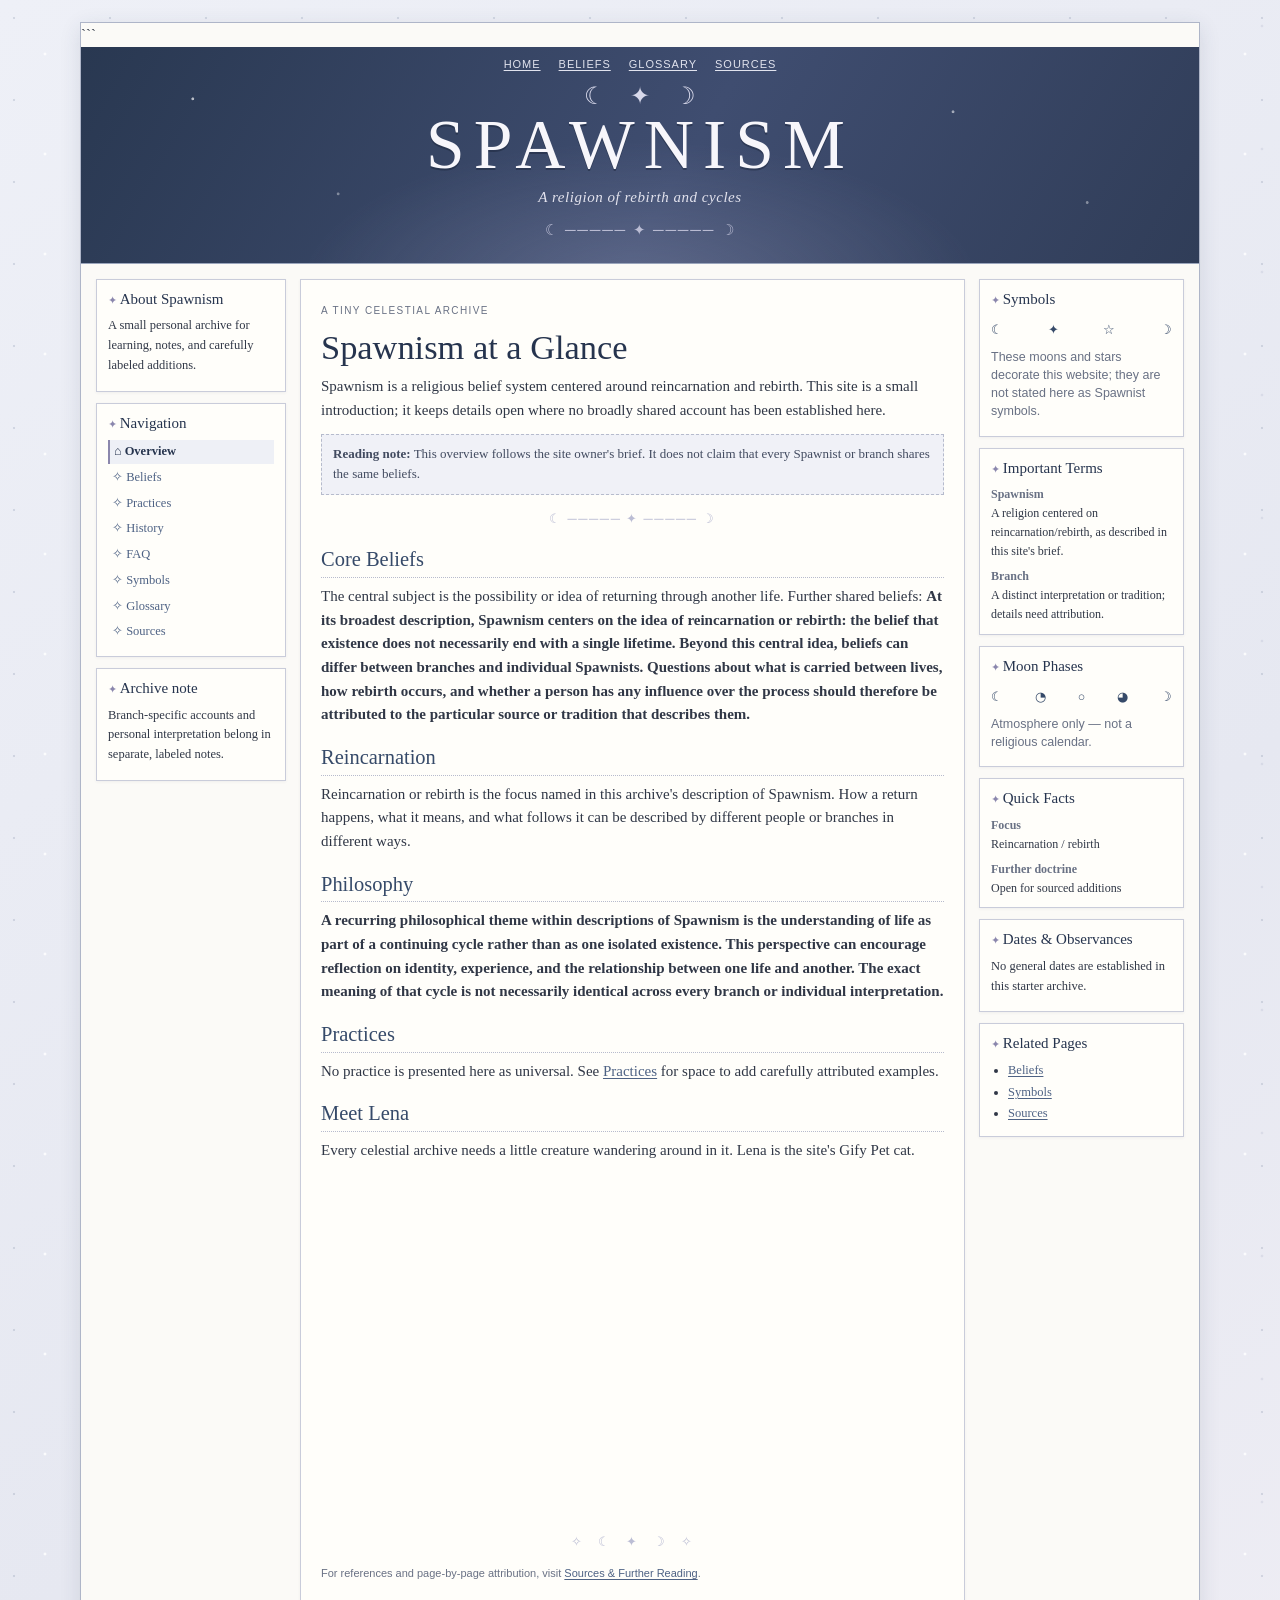
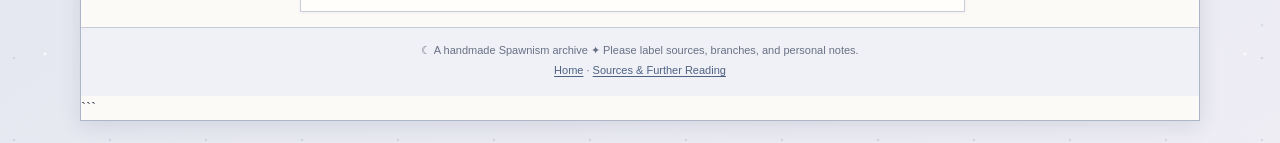
<file: index.html>
<!doctype html>

<html lang="en">
<head>
  <meta charset="utf-8">
  <meta name="viewport" content="width=device-width, initial-scale=1">
  <meta name="theme-color" content="#364a69">
  <meta name="description" content="A small personal archive about Spawnism, a religion centered around reincarnation and rebirth.">
  <title>Spawnism at a Glance | Spawnism</title>
  <link rel="stylesheet" href="style.css">
</head>

<body>
  <div class="site-shell">

```
<header class="site-header">
  <nav class="utility-nav" aria-label="Quick links">
    <a href="index.html" aria-current="page">Home</a>
    <a href="beliefs.html">Beliefs</a>
    <a href="glossary.html">Glossary</a>
    <a href="sources.html">Sources</a>
  </nav>

  <span class="brand-mark" aria-hidden="true">☾　✦　☽</span>

  <p class="site-title">SPAWNISM</p>
  <p class="site-subtitle">A religion of rebirth and cycles</p>

  <div class="header-divider" aria-hidden="true">
    ☾ ───── ✦ ───── ☽
  </div>
</header>

<div class="layout">

  <aside class="left-sidebar" aria-label="About and navigation">

    <section class="panel">
      <h2>About Spawnism</h2>
      <p>
        A small personal archive for learning, notes, and carefully labeled additions.
      </p>
    </section>

    <nav class="panel" aria-label="Site navigation">
      <h2>Navigation</h2>

      <ul class="site-map">
        <li><a href="index.html" aria-current="page">⌂ Overview</a></li>
        <li><a href="beliefs.html">✧ Beliefs</a></li>
        <li><a href="practices.html">✧ Practices</a></li>
        <li><a href="history.html">✧ History</a></li>
        <li><a href="faq.html">✧ FAQ</a></li>
        <li><a href="symbols.html">✧ Symbols</a></li>
        <li><a href="glossary.html">✧ Glossary</a></li>
        <li><a href="sources.html">✧ Sources</a></li>
      </ul>
    </nav>

    <section class="panel">
      <h2>Archive note</h2>
      <p>
        Branch-specific accounts and personal interpretation belong in separate,
        labeled notes.
      </p>
    </section>

  </aside>

  <main class="main-content">

    <article class="article-card">

      <p class="eyebrow">A tiny celestial archive</p>

      <h1>Spawnism at a Glance</h1>

      <p>
        Spawnism is a religious belief system centered around reincarnation and
        rebirth. This site is a small introduction; it keeps details open where
        no broadly shared account has been established here.
      </p>

      <div class="notice">
        <strong>Reading note:</strong>
        This overview follows the site owner's brief. It does not claim that every
        Spawnist or branch shares the same beliefs.
      </div>

      <span class="ornament" aria-hidden="true">
        ☾ ───── ✦ ───── ☽
      </span>

      <h2>Core Beliefs</h2>

      <p>
        The central subject is the possibility or idea of returning through another
        life. Further shared beliefs: <strong>At its broadest description,
        Spawnism centers on the idea of reincarnation or rebirth: the belief that
        existence does not necessarily end with a single lifetime. Beyond this
        central idea, beliefs can differ between branches and individual Spawnists.
        Questions about what is carried between lives, how rebirth occurs, and
        whether a person has any influence over the process should therefore be
        attributed to the particular source or tradition that describes them.</strong>
      </p>

      <h2>Reincarnation</h2>

      <p>
        Reincarnation or rebirth is the focus named in this archive's description
        of Spawnism. How a return happens, what it means, and what follows it can
        be described by different people or branches in different ways.
      </p>

      <h2>Philosophy</h2>

      <p>
        <strong>
          A recurring philosophical theme within descriptions of Spawnism is the
          understanding of life as part of a continuing cycle rather than as one
          isolated existence. This perspective can encourage reflection on
          identity, experience, and the relationship between one life and another.
          The exact meaning of that cycle is not necessarily identical across
          every branch or individual interpretation.
        </strong>
      </p>

      <h2>Practices</h2>

      <p>
        No practice is presented here as universal. See
        <a href="practices.html">Practices</a> for space to add carefully
        attributed examples.
      </p>

      <h2>Meet Lena</h2>

      <p>
        Every celestial archive needs a little creature wandering around in it.
        Lena is the site's Gify Pet cat.
      </p>

      <div class="pet-widget" style="display:flex;justify-content:center;margin:1.5rem auto;overflow:hidden;">
        <iframe
          width="314"
          height="321"
          scrolling="no"
          src="https://gify.pet/pet/pet.html?name=Lena&dob=1790747521&gender=undefined&element=Water&pet=cat.gif&map=forest.jpg&background=paper.jpg&tablecolor=black&textcolor=black"
          frameborder="0"
          title="Lena the Gify Pet cat"
        ></iframe>
      </div>

      <span class="ornament" aria-hidden="true">
        ✧ &nbsp; ☾ &nbsp; ✦ &nbsp; ☽ &nbsp; ✧
      </span>

      <p class="small-note">
        For references and page-by-page attribution, visit
        <a href="sources.html">Sources &amp; Further Reading</a>.
      </p>

    </article>

  </main>

  <aside class="right-sidebar" aria-label="Reference boxes">

    <section class="panel">
      <h2>Symbols</h2>

      <p class="phase-row" aria-label="Decorative celestial symbols">
        <span>☾</span>
        <span>✦</span>
        <span>☆</span>
        <span>☽</span>
      </p>

      <p class="small-note">
        These moons and stars decorate this website; they are not stated here
        as Spawnist symbols.
      </p>
    </section>

    <section class="panel">
      <h2>Important Terms</h2>

      <dl class="mini-facts">
        <dt>Spawnism</dt>
        <dd>
          A religion centered on reincarnation/rebirth, as described in this
          site's brief.
        </dd>

        <dt>Branch</dt>
        <dd>
          A distinct interpretation or tradition; details need attribution.
        </dd>
      </dl>
    </section>

    <section class="panel">
      <h2>Moon Phases</h2>

      <p class="phase-row" aria-hidden="true">
        <span>☾</span>
        <span>◔</span>
        <span>○</span>
        <span>◕</span>
        <span>☽</span>
      </p>

      <p class="small-note">
        Atmosphere only — not a religious calendar.
      </p>
    </section>

    <section class="panel">
      <h2>Quick Facts</h2>

      <dl class="mini-facts">
        <dt>Focus</dt>
        <dd>Reincarnation / rebirth</dd>

        <dt>Further doctrine</dt>
        <dd>Open for sourced additions</dd>
      </dl>
    </section>

    <section class="panel">
      <h2>Dates &amp; Observances</h2>

      <p>
        No general dates are established in this starter archive.
      </p>
    </section>

    <section class="panel">
      <h2>Related Pages</h2>

      <ul>
        <li><a href="beliefs.html">Beliefs</a></li>
        <li><a href="symbols.html">Symbols</a></li>
        <li><a href="sources.html">Sources</a></li>
      </ul>
    </section>

  </aside>

</div>

<footer class="site-footer">
  <p>
    ☾ A handmade Spawnism archive ✦ Please label sources, branches,
    and personal notes.
  </p>

  <p>
    <a href="index.html">Home</a> ·
    <a href="sources.html">Sources &amp; Further Reading</a>
  </p>
</footer>
```

  </div>
</body>
</html>
</file>
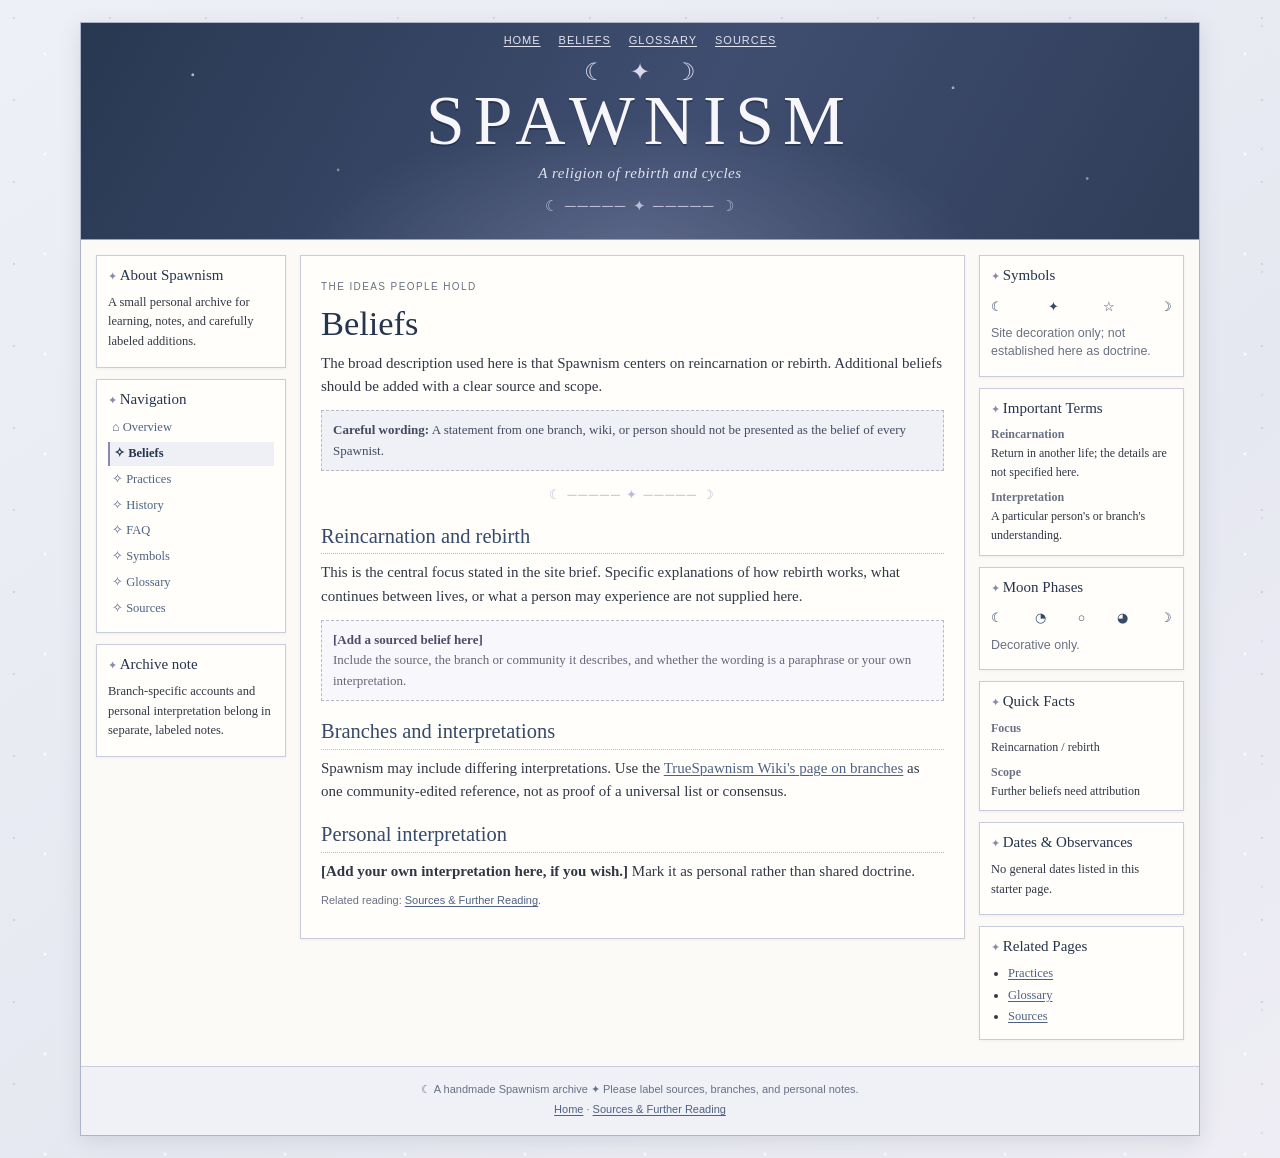
<file: beliefs.html>
<!doctype html>
<html lang="en">
<head>
  <meta charset="utf-8"><meta name="viewport" content="width=device-width, initial-scale=1">
  <meta name="theme-color" content="#364a69"><meta name="description" content="A careful starter page about Spawnist beliefs.">
  <title>Beliefs | Spawnism</title><link rel="stylesheet" href="style.css">
</head>
<body>
  <div class="site-shell">
    <header class="site-header"><nav class="utility-nav" aria-label="Quick links"><a href="index.html">Home</a><a href="beliefs.html" aria-current="page">Beliefs</a><a href="glossary.html">Glossary</a><a href="sources.html">Sources</a></nav><span class="brand-mark" aria-hidden="true">☾　✦　☽</span><p class="site-title">SPAWNISM</p><p class="site-subtitle">A religion of rebirth and cycles</p><div class="header-divider" aria-hidden="true">☾ ───── ✦ ───── ☽</div></header>
    <div class="layout">
      <aside class="left-sidebar" aria-label="About and navigation">
        <section class="panel"><h2>About Spawnism</h2><p>A small personal archive for learning, notes, and carefully labeled additions.</p></section>
        <nav class="panel" aria-label="Site navigation"><h2>Navigation</h2><ul class="site-map"><li><a href="index.html">⌂ Overview</a></li><li><a href="beliefs.html" aria-current="page">✧ Beliefs</a></li><li><a href="practices.html">✧ Practices</a></li><li><a href="history.html">✧ History</a></li><li><a href="faq.html">✧ FAQ</a></li><li><a href="symbols.html">✧ Symbols</a></li><li><a href="glossary.html">✧ Glossary</a></li><li><a href="sources.html">✧ Sources</a></li></ul></nav>
        <section class="panel"><h2>Archive note</h2><p>Branch-specific accounts and personal interpretation belong in separate, labeled notes.</p></section>
      </aside>
      <main class="main-content"><article class="article-card">
        <p class="eyebrow">The ideas people hold</p><h1>Beliefs</h1>
        <p>The broad description used here is that Spawnism centers on reincarnation or rebirth. Additional beliefs should be added with a clear source and scope.</p>
        <div class="notice"><strong>Careful wording:</strong> A statement from one branch, wiki, or person should not be presented as the belief of every Spawnist.</div>
        <span class="ornament" aria-hidden="true">☾ ───── ✦ ───── ☽</span>
        <h2>Reincarnation and rebirth</h2><p>This is the central focus stated in the site brief. Specific explanations of how rebirth works, what continues between lives, or what a person may experience are not supplied here.</p>
        <div class="placeholder-note"><strong>[Add a sourced belief here]</strong><br>Include the source, the branch or community it describes, and whether the wording is a paraphrase or your own interpretation.</div>
        <h2>Branches and interpretations</h2><p>Spawnism may include differing interpretations. Use the <a href="https://truespawnism.fandom.com/wiki/The_Branches" target="_blank" rel="noopener noreferrer">TrueSpawnism Wiki's page on branches</a> as one community-edited reference, not as proof of a universal list or consensus.</p>
        <h2>Personal interpretation</h2><p><strong>[Add your own interpretation here, if you wish.]</strong> Mark it as personal rather than shared doctrine.</p>
        <p class="small-note">Related reading: <a href="sources.html">Sources &amp; Further Reading</a>.</p>
      </article></main>
      <aside class="right-sidebar" aria-label="Reference boxes">
        <section class="panel"><h2>Symbols</h2><p class="phase-row" aria-label="Decorative celestial symbols"><span>☾</span><span>✦</span><span>☆</span><span>☽</span></p><p class="small-note">Site decoration only; not established here as doctrine.</p></section>
        <section class="panel"><h2>Important Terms</h2><dl class="mini-facts"><dt>Reincarnation</dt><dd>Return in another life; the details are not specified here.</dd><dt>Interpretation</dt><dd>A particular person's or branch's understanding.</dd></dl></section>
        <section class="panel"><h2>Moon Phases</h2><p class="phase-row" aria-hidden="true"><span>☾</span><span>◔</span><span>○</span><span>◕</span><span>☽</span></p><p class="small-note">Decorative only.</p></section>
        <section class="panel"><h2>Quick Facts</h2><dl class="mini-facts"><dt>Focus</dt><dd>Reincarnation / rebirth</dd><dt>Scope</dt><dd>Further beliefs need attribution</dd></dl></section>
        <section class="panel"><h2>Dates &amp; Observances</h2><p>No general dates listed in this starter page.</p></section>
        <section class="panel"><h2>Related Pages</h2><ul><li><a href="practices.html">Practices</a></li><li><a href="glossary.html">Glossary</a></li><li><a href="sources.html">Sources</a></li></ul></section>
      </aside>
    </div>
    <footer class="site-footer"><p>☾ A handmade Spawnism archive ✦ Please label sources, branches, and personal notes.</p><p><a href="index.html">Home</a> · <a href="sources.html">Sources &amp; Further Reading</a></p></footer>
  </div>
</body>
</html>
</file>
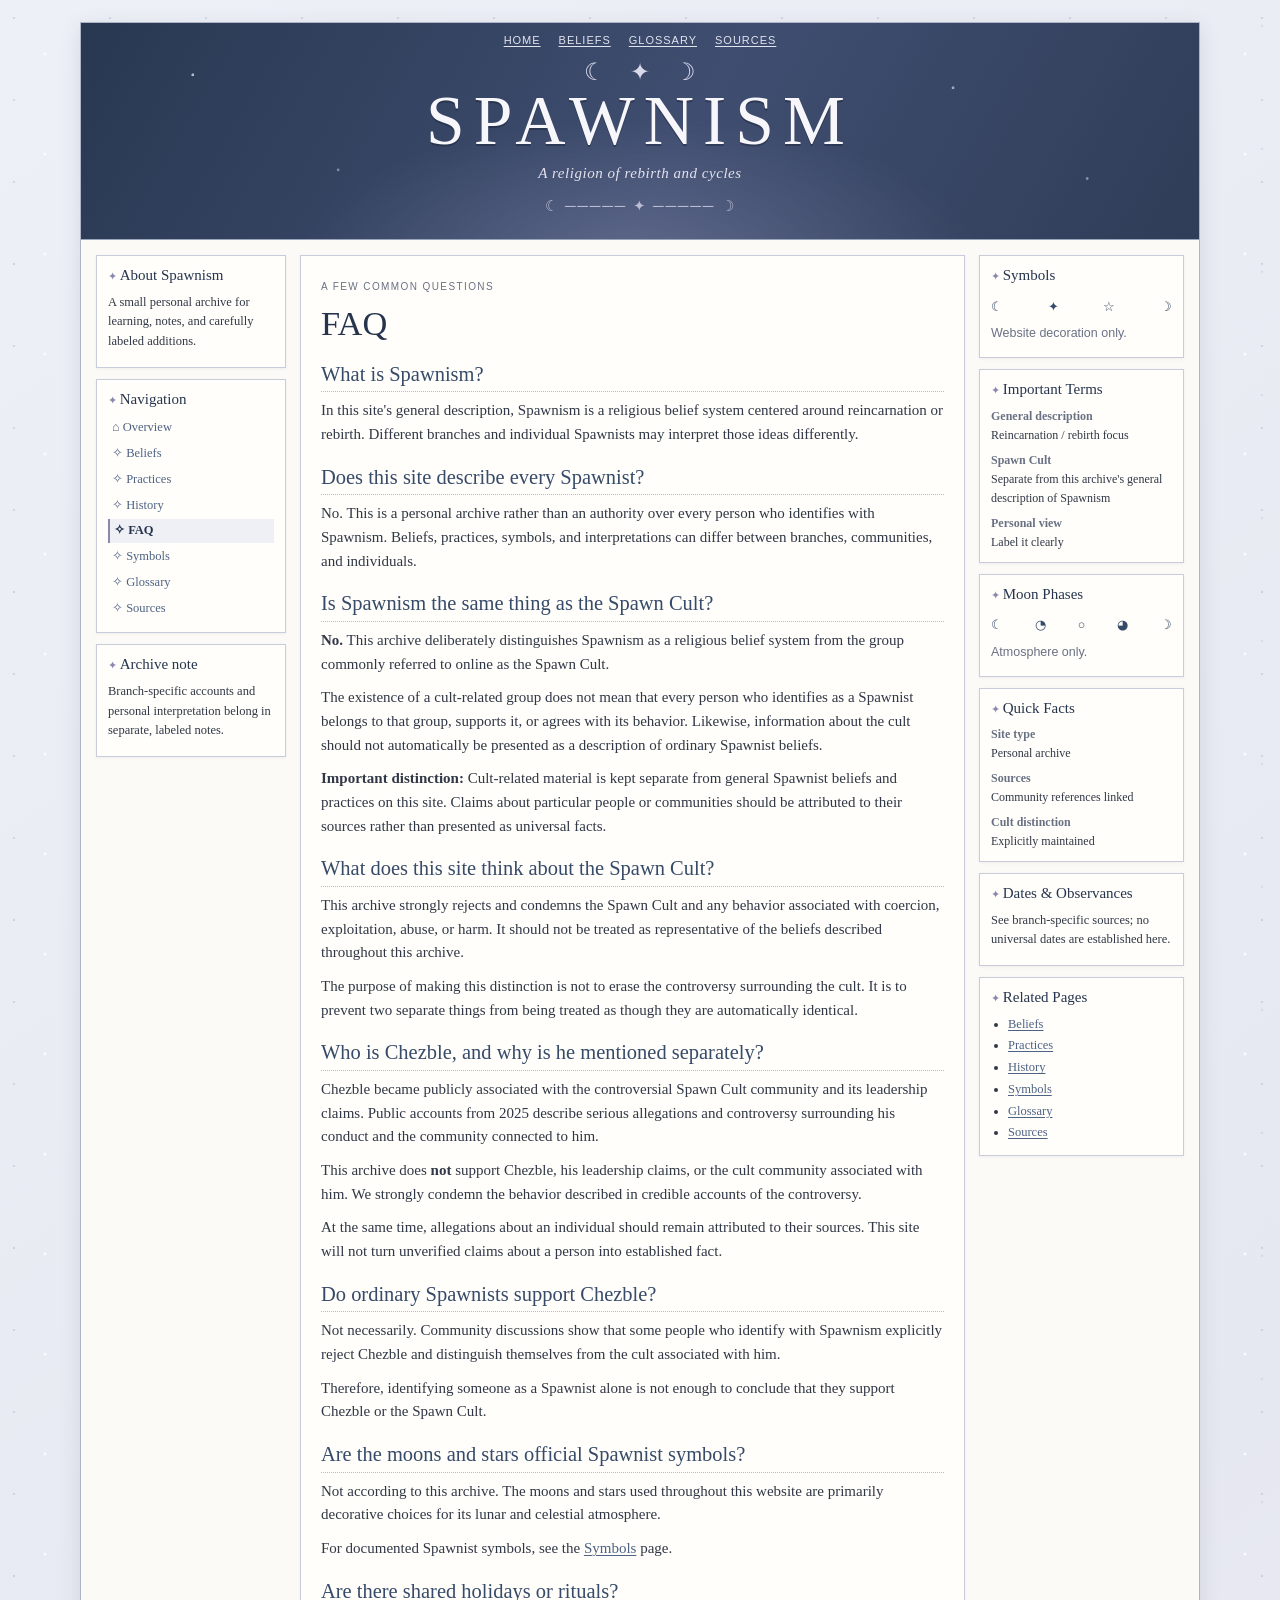
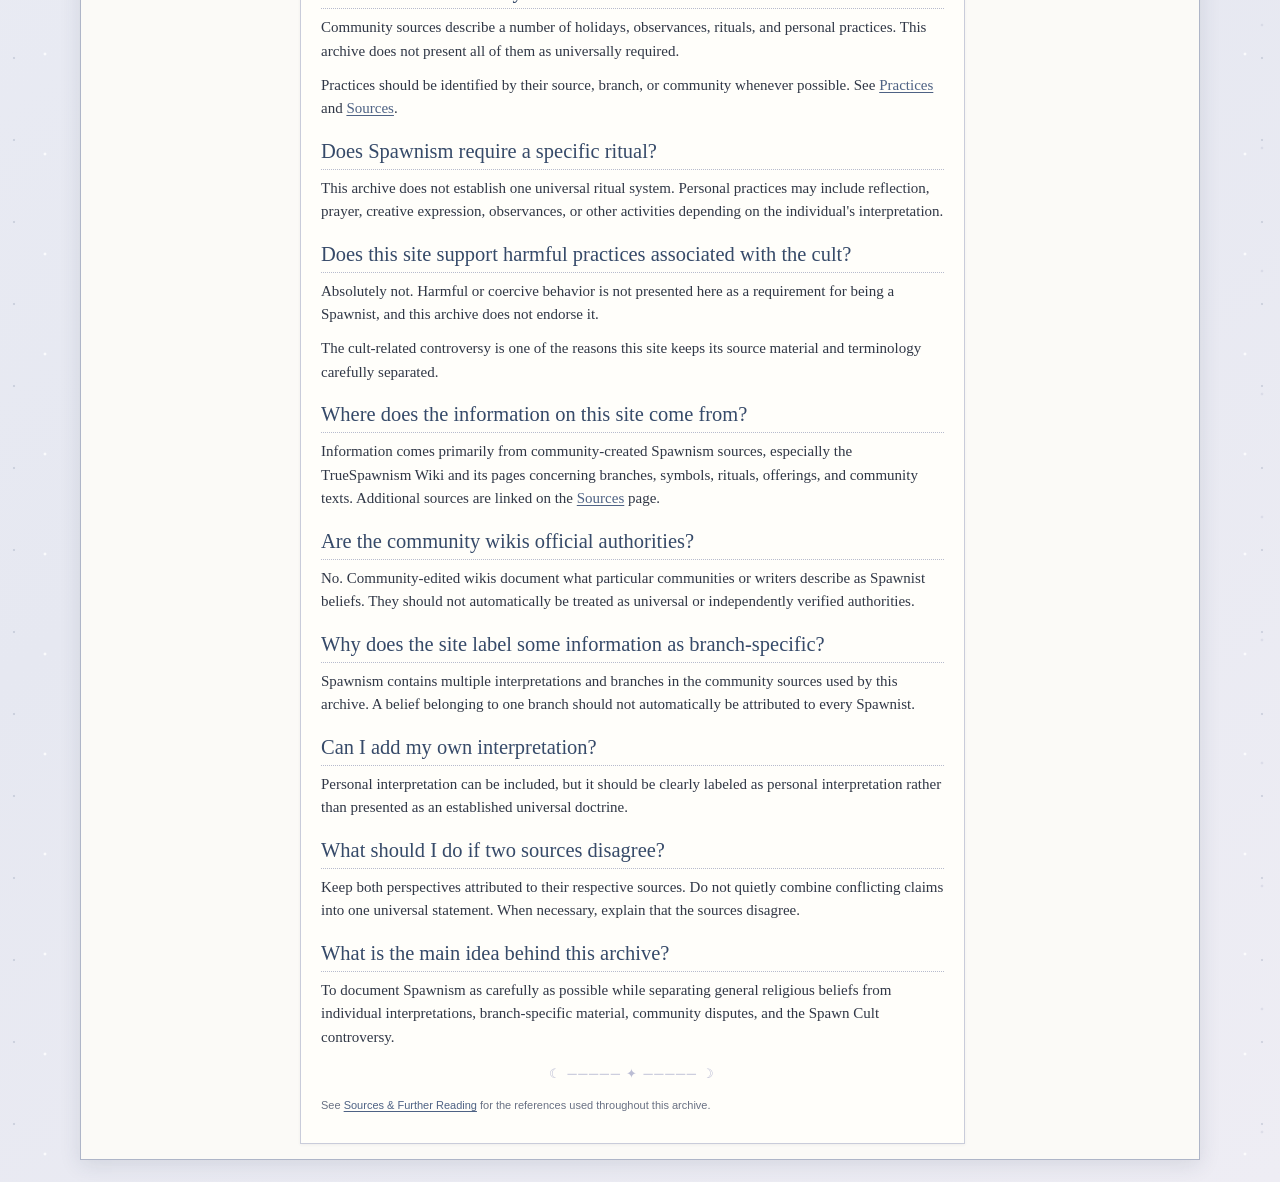
<file: faq.html>
<!doctype html>

<html lang="en">
<head>
  <meta charset="utf-8">
  <meta name="viewport" content="width=device-width, initial-scale=1">
  <meta name="theme-color" content="#364a69">
  <meta name="description" content="Frequently asked questions about Spawnism, its beliefs, practices, sources, and the distinction between Spawnism and the Spawn Cult.">
  <title>FAQ | Spawnism</title>
  <link rel="stylesheet" href="style.css">
</head><body>
  <div class="site-shell"><header class="site-header">
  <nav class="utility-nav" aria-label="Quick links">
    <a href="index.html">Home</a>
    <a href="beliefs.html">Beliefs</a>
    <a href="glossary.html">Glossary</a>
    <a href="sources.html">Sources</a>
  </nav>

  <span class="brand-mark" aria-hidden="true">☾　✦　☽</span>

  <p class="site-title">SPAWNISM</p>
  <p class="site-subtitle">A religion of rebirth and cycles</p>

  <div class="header-divider" aria-hidden="true">
    ☾ ───── ✦ ───── ☽
  </div>
</header>

<div class="layout">

  <aside class="left-sidebar" aria-label="About and navigation">

    <section class="panel">
      <h2>About Spawnism</h2>
      <p>
        A small personal archive for learning, notes, and carefully labeled additions.
      </p>
    </section>

    <nav class="panel" aria-label="Site navigation">
      <h2>Navigation</h2>

      <ul class="site-map">
        <li><a href="index.html">⌂ Overview</a></li>
        <li><a href="beliefs.html">✧ Beliefs</a></li>
        <li><a href="practices.html">✧ Practices</a></li>
        <li><a href="history.html">✧ History</a></li>
        <li><a href="faq.html" aria-current="page">✧ FAQ</a></li>
        <li><a href="symbols.html">✧ Symbols</a></li>
        <li><a href="glossary.html">✧ Glossary</a></li>
        <li><a href="sources.html">✧ Sources</a></li>
      </ul>
    </nav>

    <section class="panel">
      <h2>Archive note</h2>
      <p>
        Branch-specific accounts and personal interpretation belong in separate,
        labeled notes.
      </p>
    </section>

  </aside>

  <main class="main-content">

    <article class="article-card">

      <p class="eyebrow">A few common questions</p>

      <h1>FAQ</h1>

      <h2>What is Spawnism?</h2>

      <p>
        In this site's general description, Spawnism is a religious belief system
        centered around reincarnation or rebirth. Different branches and individual
        Spawnists may interpret those ideas differently.
      </p>

      <h2>Does this site describe every Spawnist?</h2>

      <p>
        No. This is a personal archive rather than an authority over every person
        who identifies with Spawnism. Beliefs, practices, symbols, and interpretations
        can differ between branches, communities, and individuals.
      </p>

      <h2>Is Spawnism the same thing as the Spawn Cult?</h2>

      <p>
        <strong>No.</strong> This archive deliberately distinguishes Spawnism as a
        religious belief system from the group commonly referred to online as the
        Spawn Cult.
      </p>

      <p>
        The existence of a cult-related group does not mean that every person who
        identifies as a Spawnist belongs to that group, supports it, or agrees with
        its behavior. Likewise, information about the cult should not automatically
        be presented as a description of ordinary Spawnist beliefs.
      </p>

      <div class="source-note">
        <strong>Important distinction:</strong>
        Cult-related material is kept separate from general Spawnist beliefs and
        practices on this site. Claims about particular people or communities should
        be attributed to their sources rather than presented as universal facts.
      </div>

      <h2>What does this site think about the Spawn Cult?</h2>

      <p>
        This archive strongly rejects and condemns the Spawn Cult and any behavior
        associated with coercion, exploitation, abuse, or harm. It should not be
        treated as representative of the beliefs described throughout this archive.
      </p>

      <p>
        The purpose of making this distinction is not to erase the controversy
        surrounding the cult. It is to prevent two separate things from being
        treated as though they are automatically identical.
      </p>

      <h2>Who is Chezble, and why is he mentioned separately?</h2>

      <p>
        Chezble became publicly associated with the controversial Spawn Cult
        community and its leadership claims. Public accounts from 2025 describe
        serious allegations and controversy surrounding his conduct and the
        community connected to him.
      </p>

      <p>
        This archive does <strong>not</strong> support Chezble, his leadership claims,
        or the cult community associated with him. We strongly condemn the behavior
        described in credible accounts of the controversy.
      </p>

      <p>
        At the same time, allegations about an individual should remain attributed
        to their sources. This site will not turn unverified claims about a person
        into established fact.
      </p>

      <h2>Do ordinary Spawnists support Chezble?</h2>

      <p>
        Not necessarily. Community discussions show that some people who identify
        with Spawnism explicitly reject Chezble and distinguish themselves from the
        cult associated with him.
      </p>

      <p>
        Therefore, identifying someone as a Spawnist alone is not enough to conclude
        that they support Chezble or the Spawn Cult.
      </p>

      <h2>Are the moons and stars official Spawnist symbols?</h2>

      <p>
        Not according to this archive. The moons and stars used throughout this
        website are primarily decorative choices for its lunar and celestial
        atmosphere.
      </p>

      <p>
        For documented Spawnist symbols, see the
        <a href="symbols.html">Symbols</a> page.
      </p>

      <h2>Are there shared holidays or rituals?</h2>

      <p>
        Community sources describe a number of holidays, observances, rituals, and
        personal practices. This archive does not present all of them as universally
        required.
      </p>

      <p>
        Practices should be identified by their source, branch, or community whenever
        possible. See <a href="practices.html">Practices</a> and
        <a href="sources.html">Sources</a>.
      </p>

      <h2>Does Spawnism require a specific ritual?</h2>

      <p>
        This archive does not establish one universal ritual system. Personal
        practices may include reflection, prayer, creative expression, observances,
        or other activities depending on the individual's interpretation.
      </p>

      <h2>Does this site support harmful practices associated with the cult?</h2>

      <p>
        Absolutely not. Harmful or coercive behavior is not presented here as a
        requirement for being a Spawnist, and this archive does not endorse it.
      </p>

      <p>
        The cult-related controversy is one of the reasons this site keeps its
        source material and terminology carefully separated.
      </p>

      <h2>Where does the information on this site come from?</h2>

      <p>
        Information comes primarily from community-created Spawnism sources,
        especially the TrueSpawnism Wiki and its pages concerning branches,
        symbols, rituals, offerings, and community texts. Additional sources are
        linked on the <a href="sources.html">Sources</a> page.
      </p>

      <h2>Are the community wikis official authorities?</h2>

      <p>
        No. Community-edited wikis document what particular communities or writers
        describe as Spawnist beliefs. They should not automatically be treated as
        universal or independently verified authorities.
      </p>

      <h2>Why does the site label some information as branch-specific?</h2>

      <p>
        Spawnism contains multiple interpretations and branches in the community
        sources used by this archive. A belief belonging to one branch should not
        automatically be attributed to every Spawnist.
      </p>

      <h2>Can I add my own interpretation?</h2>

      <p>
        Personal interpretation can be included, but it should be clearly labeled
        as personal interpretation rather than presented as an established universal
        doctrine.
      </p>

      <h2>What should I do if two sources disagree?</h2>

      <p>
        Keep both perspectives attributed to their respective sources. Do not quietly
        combine conflicting claims into one universal statement. When necessary,
        explain that the sources disagree.
      </p>

      <h2>What is the main idea behind this archive?</h2>

      <p>
        To document Spawnism as carefully as possible while separating general
        religious beliefs from individual interpretations, branch-specific material,
        community disputes, and the Spawn Cult controversy.
      </p>

      <span class="ornament" aria-hidden="true">
        ☾ ───── ✦ ───── ☽
      </span>

      <p class="small-note">
        See <a href="sources.html">Sources &amp; Further Reading</a> for the
        references used throughout this archive.
      </p>

    </article>

  </main>

  <aside class="right-sidebar" aria-label="Reference boxes">

    <section class="panel">
      <h2>Symbols</h2>

      <p class="phase-row" aria-label="Decorative celestial symbols">
        <span>☾</span>
        <span>✦</span>
        <span>☆</span>
        <span>☽</span>
      </p>

      <p class="small-note">
        Website decoration only.
      </p>
    </section>

    <section class="panel">
      <h2>Important Terms</h2>

      <dl class="mini-facts">
        <dt>General description</dt>
        <dd>Reincarnation / rebirth focus</dd>

        <dt>Spawn Cult</dt>
        <dd>Separate from this archive's general description of Spawnism</dd>

        <dt>Personal view</dt>
        <dd>Label it clearly</dd>
      </dl>
    </section>

    <section class="panel">
      <h2>Moon Phases</h2>

      <p class="phase-row" aria-hidden="true">
        <span>☾</span>
        <span>◔</span>
        <span>○</span>
        <span>◕</span>
        <span>☽</span>
      </p>

      <p class="small-note">
        Atmosphere only.
      </p>
    </section>

    <section class="panel">
      <h2>Quick Facts</h2>

      <dl class="mini-facts">
        <dt>Site type</dt>
        <dd>Personal archive</dd>

        <dt>Sources</dt>
        <dd>Community references linked</dd>

        <dt>Cult distinction</dt>
        <dd>Explicitly maintained</dd>
      </dl>
    </section>

    <section class="panel">
      <h2>Dates &amp; Observances</h2>

      <p>
        See branch-specific sources; no universal dates are established here.
      </p>
    </section>

    <section class="panel">
      <h2>Related Pages</h2>

      <ul>
        <li><a href="beliefs.html">Beliefs</a></li>
        <li><a href="practices.html">Practices</a></li>
        <li><a href="history.html">History</a></li>
        <li><a href="symbols.html">Symbols</a></li>
        <li><a href="glossary.html">Glossary</a></li>
        <li><a href="sources.html">Sources</a></li>
      </ul>
    </section>

  </aside>

</div>

  </div>
</body>
</html>
</file>
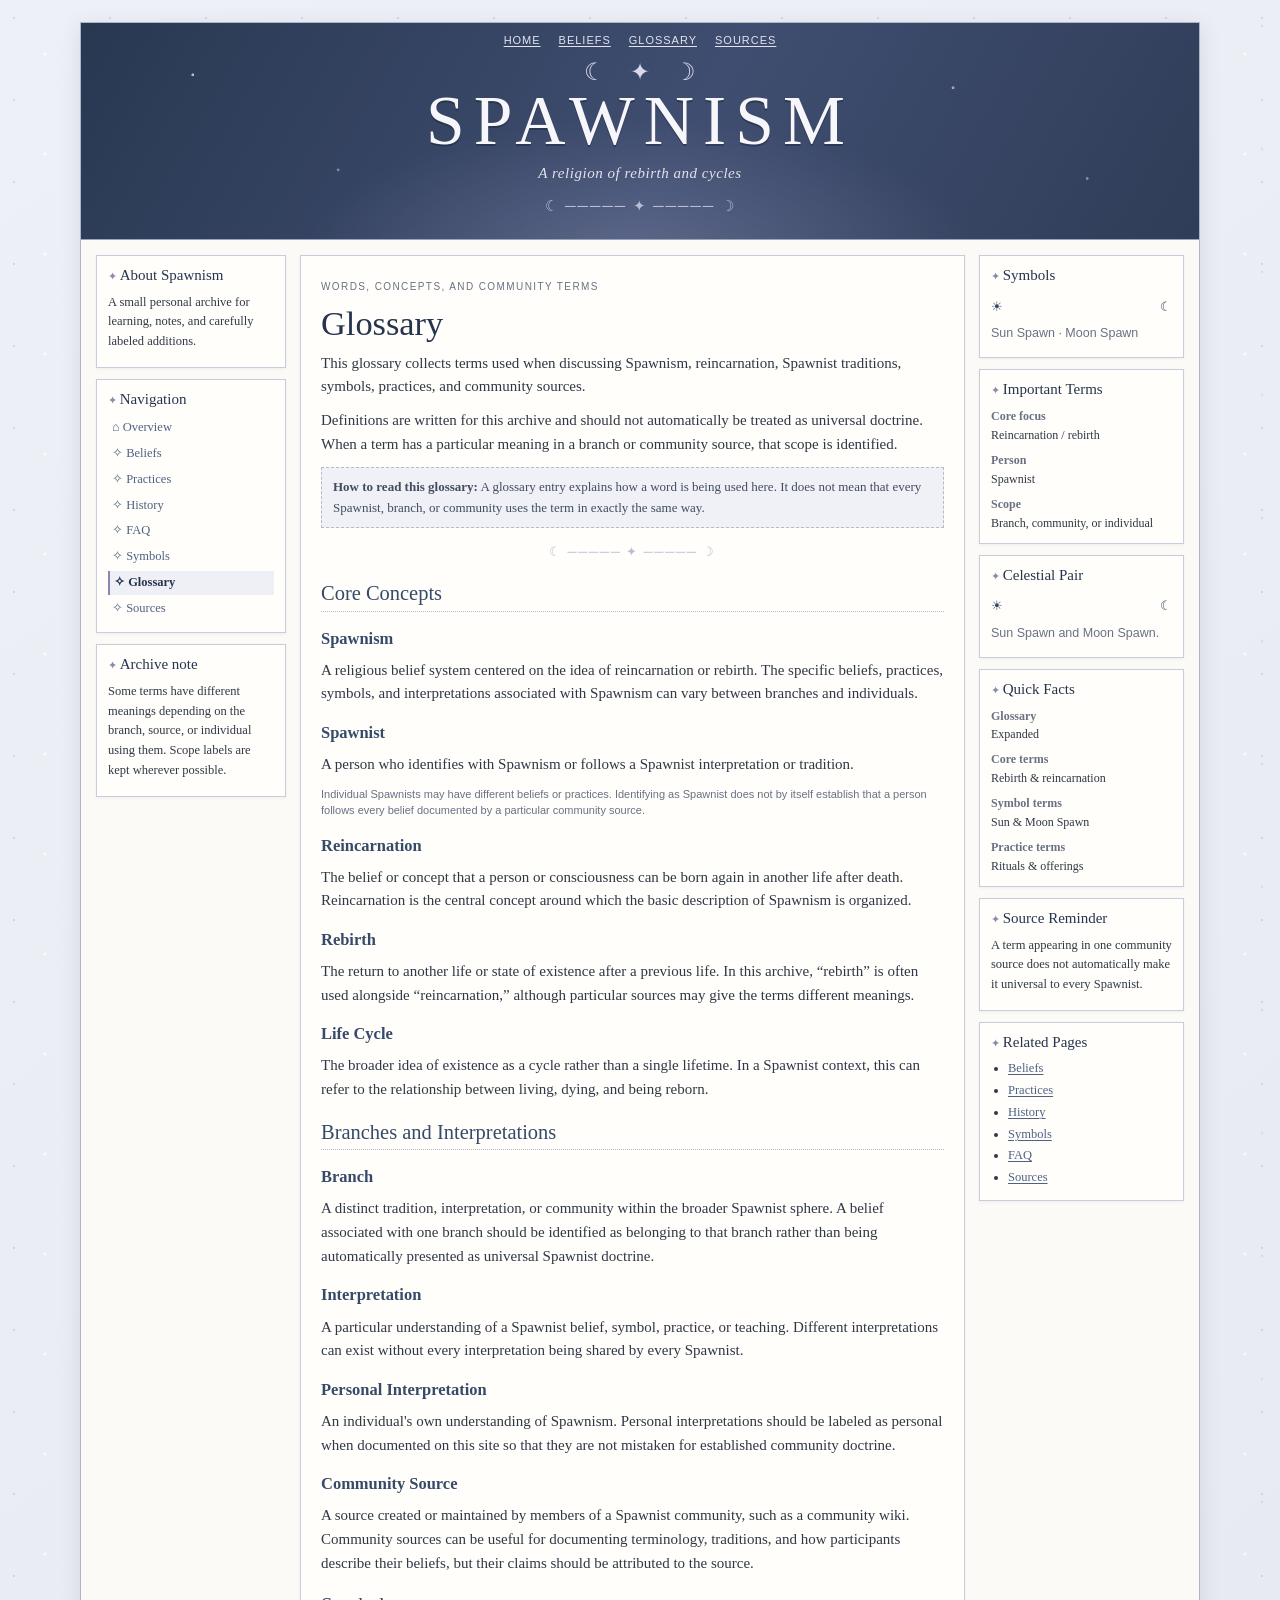
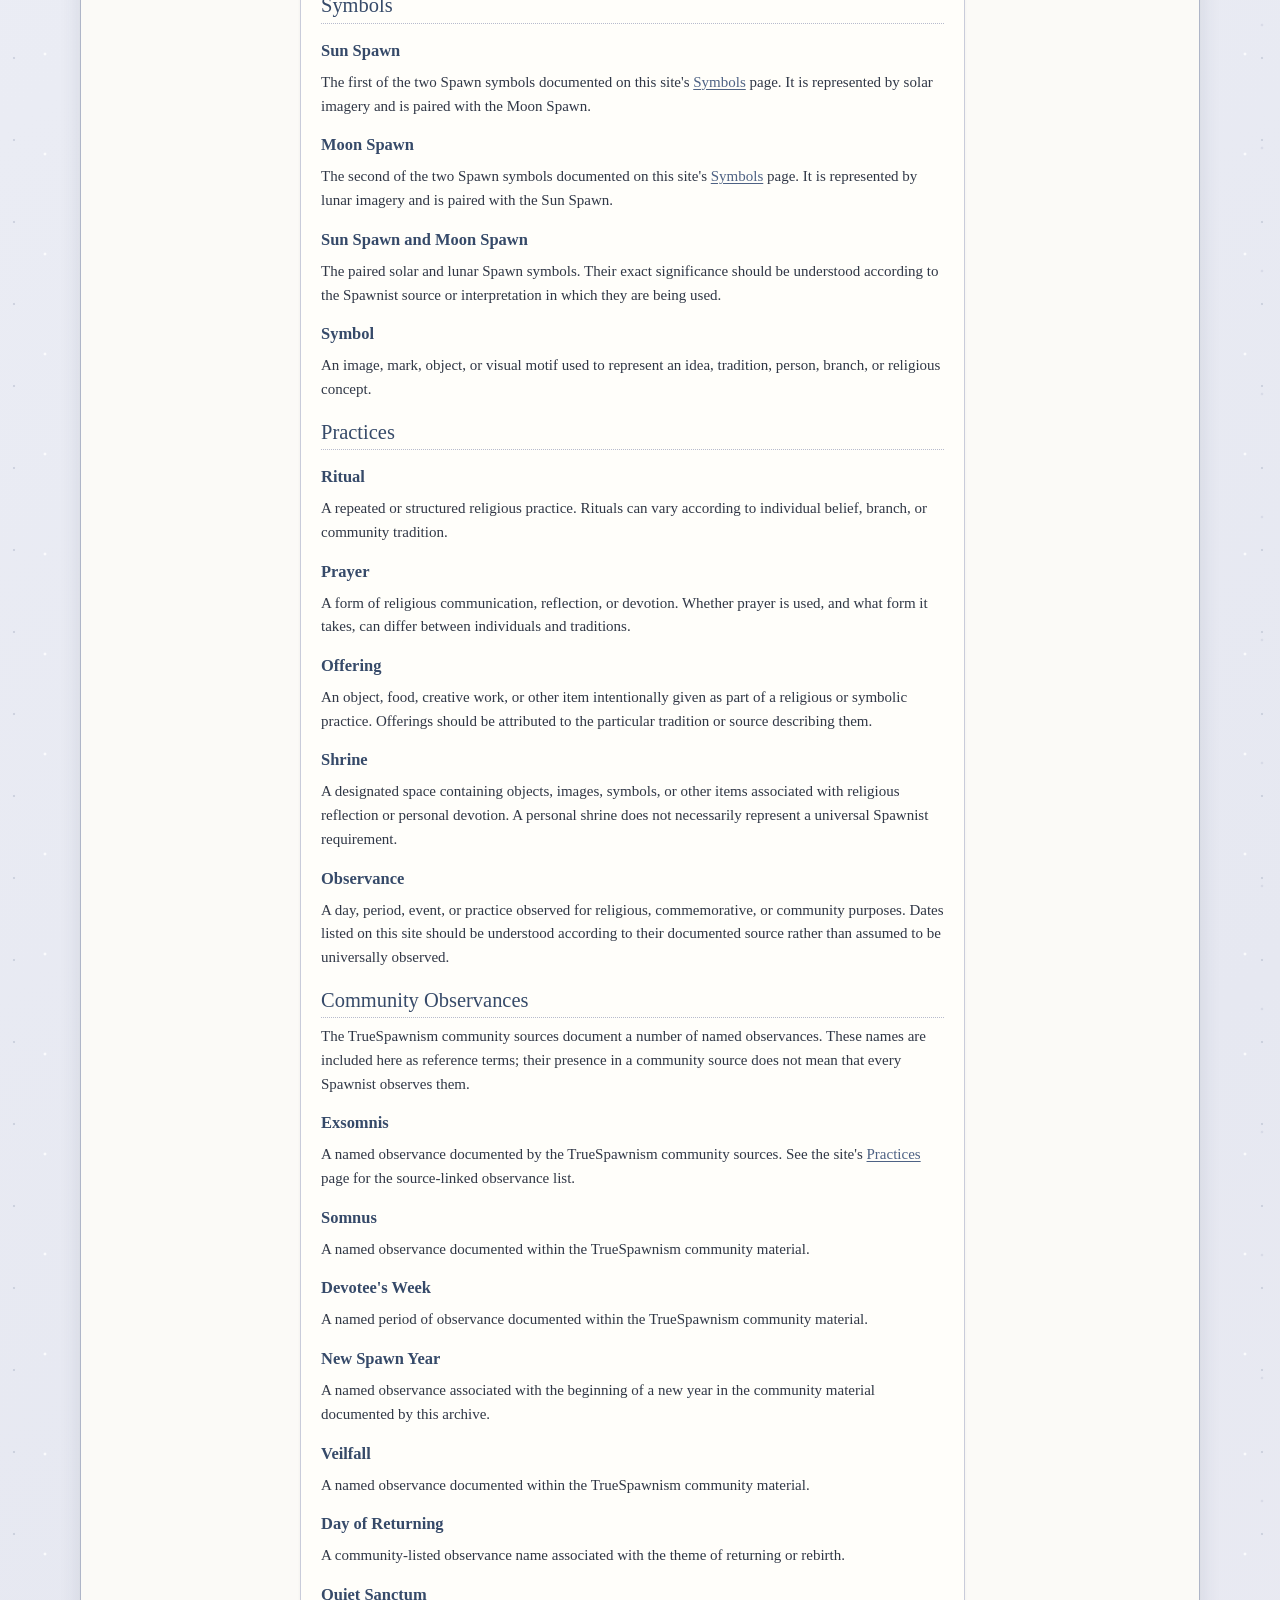
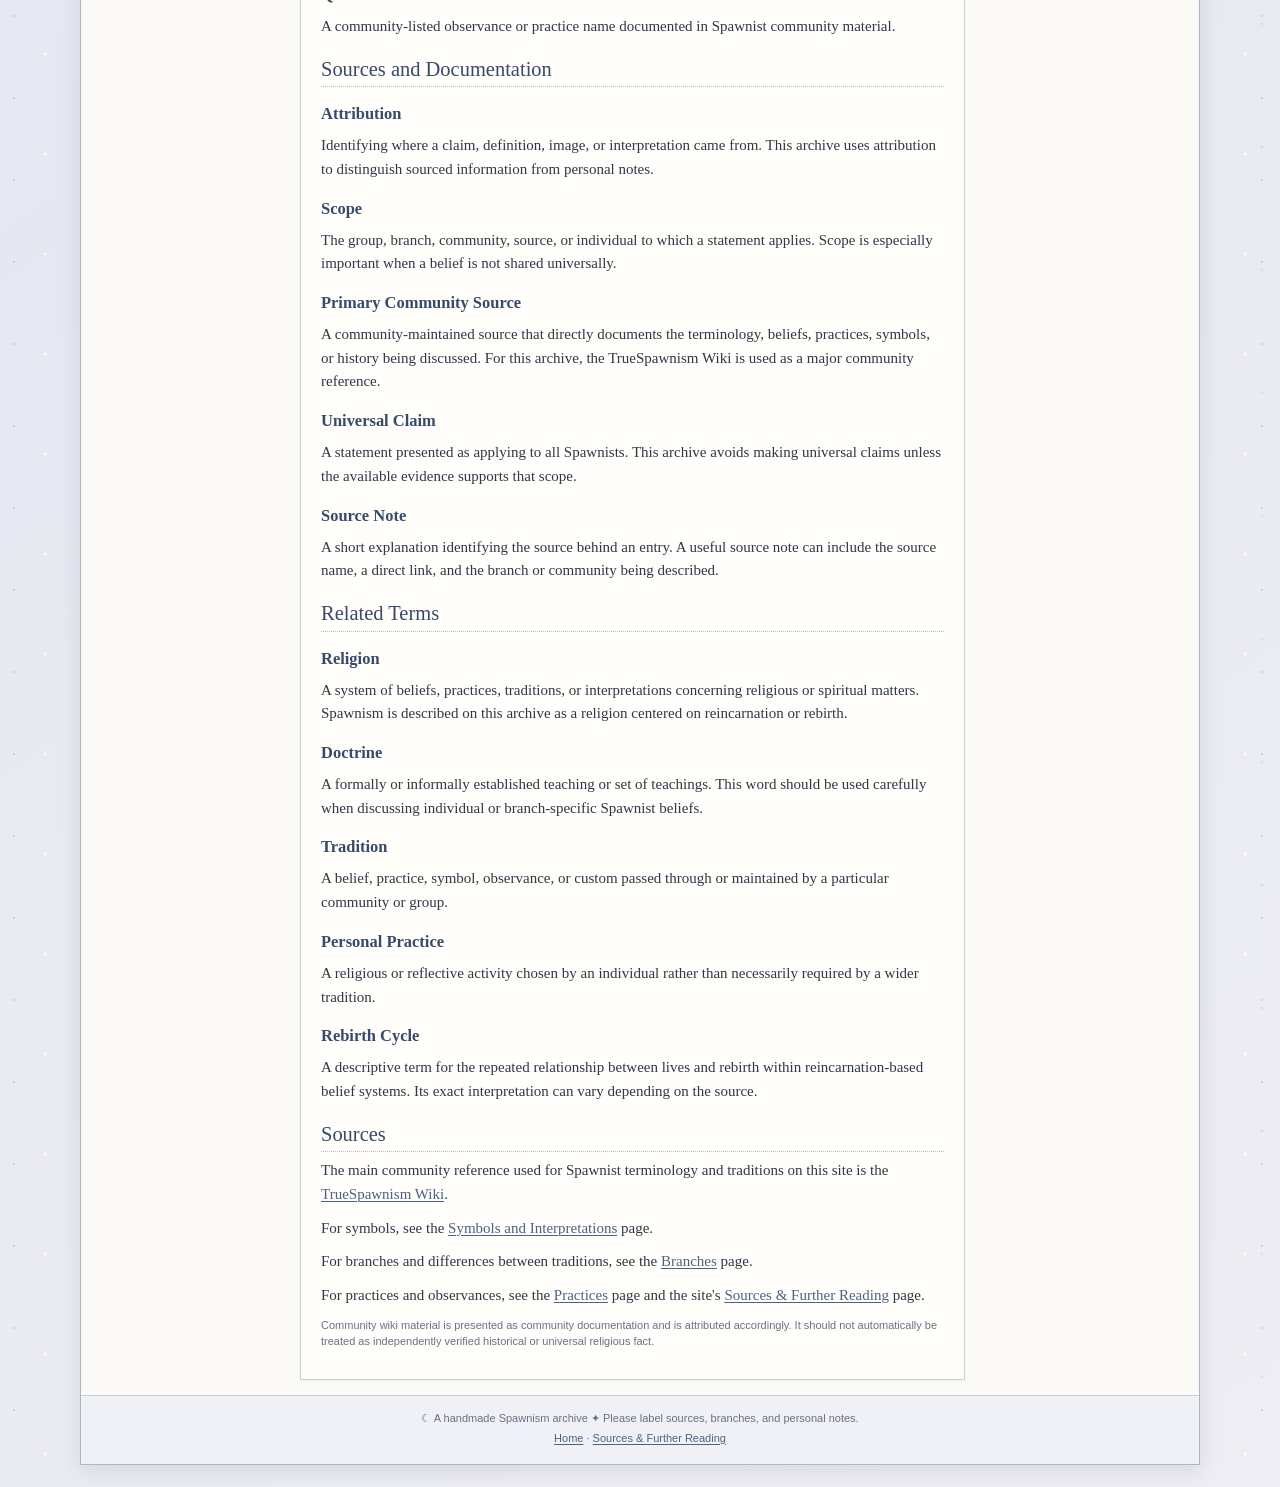
<file: glossary.html>
<!doctype html>
<html lang="en">
<head>
  <meta charset="utf-8">
  <meta name="viewport" content="width=device-width, initial-scale=1">
  <meta name="theme-color" content="#364a69">
  <meta name="description" content="A glossary of terms used in Spawnism and its documented traditions.">
  <title>Glossary | Spawnism</title>
  <link rel="stylesheet" href="style.css">
</head>

<body>
  <div class="site-shell">

    <header class="site-header">

      <nav class="utility-nav" aria-label="Quick links">
        <a href="index.html">Home</a>
        <a href="beliefs.html">Beliefs</a>
        <a href="glossary.html" aria-current="page">Glossary</a>
        <a href="sources.html">Sources</a>
      </nav>

      <span class="brand-mark" aria-hidden="true">☾　✦　☽</span>

      <p class="site-title">SPAWNISM</p>
      <p class="site-subtitle">A religion of rebirth and cycles</p>

      <div class="header-divider" aria-hidden="true">
        ☾ ───── ✦ ───── ☽
      </div>

    </header>

    <div class="layout">

      <aside class="left-sidebar" aria-label="About and navigation">

        <section class="panel">
          <h2>About Spawnism</h2>
          <p>
            A small personal archive for learning, notes, and carefully
            labeled additions.
          </p>
        </section>

        <nav class="panel" aria-label="Site navigation">
          <h2>Navigation</h2>

          <ul class="site-map">
            <li><a href="index.html">⌂ Overview</a></li>
            <li><a href="beliefs.html">✧ Beliefs</a></li>
            <li><a href="practices.html">✧ Practices</a></li>
            <li><a href="history.html">✧ History</a></li>
            <li><a href="faq.html">✧ FAQ</a></li>
            <li><a href="symbols.html">✧ Symbols</a></li>
            <li><a href="glossary.html" aria-current="page">✧ Glossary</a></li>
            <li><a href="sources.html">✧ Sources</a></li>
          </ul>
        </nav>

        <section class="panel">
          <h2>Archive note</h2>
          <p>
            Some terms have different meanings depending on the branch,
            source, or individual using them. Scope labels are kept wherever
            possible.
          </p>
        </section>

      </aside>

      <main class="main-content">

        <article class="article-card">

          <p class="eyebrow">Words, concepts, and community terms</p>

          <h1>Glossary</h1>

          <p>
            This glossary collects terms used when discussing Spawnism,
            reincarnation, Spawnist traditions, symbols, practices, and
            community sources.
          </p>

          <p>
            Definitions are written for this archive and should not
            automatically be treated as universal doctrine. When a term has a
            particular meaning in a branch or community source, that scope is
            identified.
          </p>

          <div class="notice">
            <strong>How to read this glossary:</strong>
            A glossary entry explains how a word is being used here. It does
            not mean that every Spawnist, branch, or community uses the term
            in exactly the same way.
          </div>

          <span class="ornament" aria-hidden="true">
            ☾ ───── ✦ ───── ☽
          </span>


          <h2>Core Concepts</h2>

          <h3>Spawnism</h3>

          <p>
            A religious belief system centered on the idea of reincarnation
            or rebirth. The specific beliefs, practices, symbols, and
            interpretations associated with Spawnism can vary between
            branches and individuals.
          </p>


          <h3>Spawnist</h3>

          <p>
            A person who identifies with Spawnism or follows a Spawnist
            interpretation or tradition.
          </p>

          <p class="small-note">
            Individual Spawnists may have different beliefs or practices.
            Identifying as Spawnist does not by itself establish that a person
            follows every belief documented by a particular community source.
          </p>


          <h3>Reincarnation</h3>

          <p>
            The belief or concept that a person or consciousness can be born
            again in another life after death. Reincarnation is the central
            concept around which the basic description of Spawnism is
            organized.
          </p>


          <h3>Rebirth</h3>

          <p>
            The return to another life or state of existence after a previous
            life. In this archive, “rebirth” is often used alongside
            “reincarnation,” although particular sources may give the terms
            different meanings.
          </p>


          <h3>Life Cycle</h3>

          <p>
            The broader idea of existence as a cycle rather than a single
            lifetime. In a Spawnist context, this can refer to the relationship
            between living, dying, and being reborn.
          </p>


          <h2>Branches and Interpretations</h2>

          <h3>Branch</h3>

          <p>
            A distinct tradition, interpretation, or community within the
            broader Spawnist sphere. A belief associated with one branch
            should be identified as belonging to that branch rather than being
            automatically presented as universal Spawnist doctrine.
          </p>


          <h3>Interpretation</h3>

          <p>
            A particular understanding of a Spawnist belief, symbol, practice,
            or teaching. Different interpretations can exist without every
            interpretation being shared by every Spawnist.
          </p>


          <h3>Personal Interpretation</h3>

          <p>
            An individual's own understanding of Spawnism. Personal
            interpretations should be labeled as personal when documented on
            this site so that they are not mistaken for established community
            doctrine.
          </p>


          <h3>Community Source</h3>

          <p>
            A source created or maintained by members of a Spawnist community,
            such as a community wiki. Community sources can be useful for
            documenting terminology, traditions, and how participants describe
            their beliefs, but their claims should be attributed to the source.
          </p>


          <h2>Symbols</h2>

          <h3>Sun Spawn</h3>

          <p>
            The first of the two Spawn symbols documented on this site's
            <a href="symbols.html">Symbols</a> page. It is represented by
            solar imagery and is paired with the Moon Spawn.
          </p>


          <h3>Moon Spawn</h3>

          <p>
            The second of the two Spawn symbols documented on this site's
            <a href="symbols.html">Symbols</a> page. It is represented by
            lunar imagery and is paired with the Sun Spawn.
          </p>


          <h3>Sun Spawn and Moon Spawn</h3>

          <p>
            The paired solar and lunar Spawn symbols. Their exact significance
            should be understood according to the Spawnist source or
            interpretation in which they are being used.
          </p>


          <h3>Symbol</h3>

          <p>
            An image, mark, object, or visual motif used to represent an idea,
            tradition, person, branch, or religious concept.
          </p>


          <h2>Practices</h2>

          <h3>Ritual</h3>

          <p>
            A repeated or structured religious practice. Rituals can vary
            according to individual belief, branch, or community tradition.
          </p>


          <h3>Prayer</h3>

          <p>
            A form of religious communication, reflection, or devotion.
            Whether prayer is used, and what form it takes, can differ between
            individuals and traditions.
          </p>


          <h3>Offering</h3>

          <p>
            An object, food, creative work, or other item intentionally given
            as part of a religious or symbolic practice. Offerings should be
            attributed to the particular tradition or source describing them.
          </p>


          <h3>Shrine</h3>

          <p>
            A designated space containing objects, images, symbols, or other
            items associated with religious reflection or personal devotion.
            A personal shrine does not necessarily represent a universal
            Spawnist requirement.
          </p>


          <h3>Observance</h3>

          <p>
            A day, period, event, or practice observed for religious,
            commemorative, or community purposes. Dates listed on this site
            should be understood according to their documented source rather
            than assumed to be universally observed.
          </p>


          <h2>Community Observances</h2>

          <p>
            The TrueSpawnism community sources document a number of named
            observances. These names are included here as reference terms;
            their presence in a community source does not mean that every
            Spawnist observes them.
          </p>


          <h3>Exsomnis</h3>

          <p>
            A named observance documented by the TrueSpawnism community
            sources. See the site's <a href="practices.html">Practices</a>
            page for the source-linked observance list.
          </p>


          <h3>Somnus</h3>

          <p>
            A named observance documented within the TrueSpawnism community
            material.
          </p>


          <h3>Devotee's Week</h3>

          <p>
            A named period of observance documented within the TrueSpawnism
            community material.
          </p>


          <h3>New Spawn Year</h3>

          <p>
            A named observance associated with the beginning of a new year in
            the community material documented by this archive.
          </p>


          <h3>Veilfall</h3>

          <p>
            A named observance documented within the TrueSpawnism community
            material.
          </p>


          <h3>Day of Returning</h3>

          <p>
            A community-listed observance name associated with the theme of
            returning or rebirth.
          </p>


          <h3>Quiet Sanctum</h3>

          <p>
            A community-listed observance or practice name documented in
            Spawnist community material.
          </p>


          <h2>Sources and Documentation</h2>

          <h3>Attribution</h3>

          <p>
            Identifying where a claim, definition, image, or interpretation
            came from. This archive uses attribution to distinguish sourced
            information from personal notes.
          </p>


          <h3>Scope</h3>

          <p>
            The group, branch, community, source, or individual to which a
            statement applies. Scope is especially important when a belief is
            not shared universally.
          </p>


          <h3>Primary Community Source</h3>

          <p>
            A community-maintained source that directly documents the
            terminology, beliefs, practices, symbols, or history being
            discussed. For this archive, the TrueSpawnism Wiki is used as a
            major community reference.
          </p>


          <h3>Universal Claim</h3>

          <p>
            A statement presented as applying to all Spawnists. This archive
            avoids making universal claims unless the available evidence
            supports that scope.
          </p>


          <h3>Source Note</h3>

          <p>
            A short explanation identifying the source behind an entry. A
            useful source note can include the source name, a direct link, and
            the branch or community being described.
          </p>


          <h2>Related Terms</h2>

          <h3>Religion</h3>

          <p>
            A system of beliefs, practices, traditions, or interpretations
            concerning religious or spiritual matters. Spawnism is described
            on this archive as a religion centered on reincarnation or
            rebirth.
          </p>


          <h3>Doctrine</h3>

          <p>
            A formally or informally established teaching or set of teachings.
            This word should be used carefully when discussing individual or
            branch-specific Spawnist beliefs.
          </p>


          <h3>Tradition</h3>

          <p>
            A belief, practice, symbol, observance, or custom passed through
            or maintained by a particular community or group.
          </p>


          <h3>Personal Practice</h3>

          <p>
            A religious or reflective activity chosen by an individual rather
            than necessarily required by a wider tradition.
          </p>


          <h3>Rebirth Cycle</h3>

          <p>
            A descriptive term for the repeated relationship between lives and
            rebirth within reincarnation-based belief systems. Its exact
            interpretation can vary depending on the source.
          </p>


          <h2>Sources</h2>

          <p>
            The main community reference used for Spawnist terminology and
            traditions on this site is the
            <a href="https://truespawnism.fandom.com/wiki/TrueSpawnism_Wiki"
               target="_blank"
               rel="noopener noreferrer">TrueSpawnism Wiki</a>.
          </p>

          <p>
            For symbols, see the
            <a href="https://truespawnism.fandom.com/wiki/Symbols_and_interpretations"
               target="_blank"
               rel="noopener noreferrer">Symbols and Interpretations</a>
            page.
          </p>

          <p>
            For branches and differences between traditions, see the
            <a href="https://truespawnism.fandom.com/wiki/The_Branches"
               target="_blank"
               rel="noopener noreferrer">Branches</a>
            page.
          </p>

          <p>
            For practices and observances, see the
            <a href="practices.html">Practices</a>
            page and the site's
            <a href="sources.html">Sources &amp; Further Reading</a>
            page.
          </p>

          <p class="small-note">
            Community wiki material is presented as community documentation
            and is attributed accordingly. It should not automatically be
            treated as independently verified historical or universal
            religious fact.
          </p>

        </article>

      </main>

      <aside class="right-sidebar" aria-label="Reference boxes">

        <section class="panel">
          <h2>Symbols</h2>

          <p class="phase-row" aria-label="Sun and Moon Spawn">
            <span>☀</span>
            <span>☾</span>
          </p>

          <p class="small-note">
            Sun Spawn · Moon Spawn
          </p>
        </section>


        <section class="panel">
          <h2>Important Terms</h2>

          <dl class="mini-facts">

            <dt>Core focus</dt>
            <dd>Reincarnation / rebirth</dd>

            <dt>Person</dt>
            <dd>Spawnist</dd>

            <dt>Scope</dt>
            <dd>Branch, community, or individual</dd>

          </dl>
        </section>


        <section class="panel">
          <h2>Celestial Pair</h2>

          <p class="phase-row" aria-hidden="true">
            <span>☀</span>
            <span>☾</span>
          </p>

          <p class="small-note">
            Sun Spawn and Moon Spawn.
          </p>
        </section>


        <section class="panel">
          <h2>Quick Facts</h2>

          <dl class="mini-facts">

            <dt>Glossary</dt>
            <dd>Expanded</dd>

            <dt>Core terms</dt>
            <dd>Rebirth &amp; reincarnation</dd>

            <dt>Symbol terms</dt>
            <dd>Sun &amp; Moon Spawn</dd>

            <dt>Practice terms</dt>
            <dd>Rituals &amp; offerings</dd>

          </dl>
        </section>


        <section class="panel">
          <h2>Source Reminder</h2>

          <p>
            A term appearing in one community source does not automatically
            make it universal to every Spawnist.
          </p>

        </section>


        <section class="panel">
          <h2>Related Pages</h2>

          <ul>
            <li><a href="beliefs.html">Beliefs</a></li>
            <li><a href="practices.html">Practices</a></li>
            <li><a href="history.html">History</a></li>
            <li><a href="symbols.html">Symbols</a></li>
            <li><a href="faq.html">FAQ</a></li>
            <li><a href="sources.html">Sources</a></li>
          </ul>
        </section>

      </aside>

    </div>

    <footer class="site-footer">

      <p>
        ☾ A handmade Spawnism archive ✦ Please label sources, branches, and personal notes.
      </p>

      <p>
        <a href="index.html">Home</a> ·
        <a href="sources.html">Sources &amp; Further Reading</a>
      </p>

    </footer>

  </div>
</body>
</html>
</file>
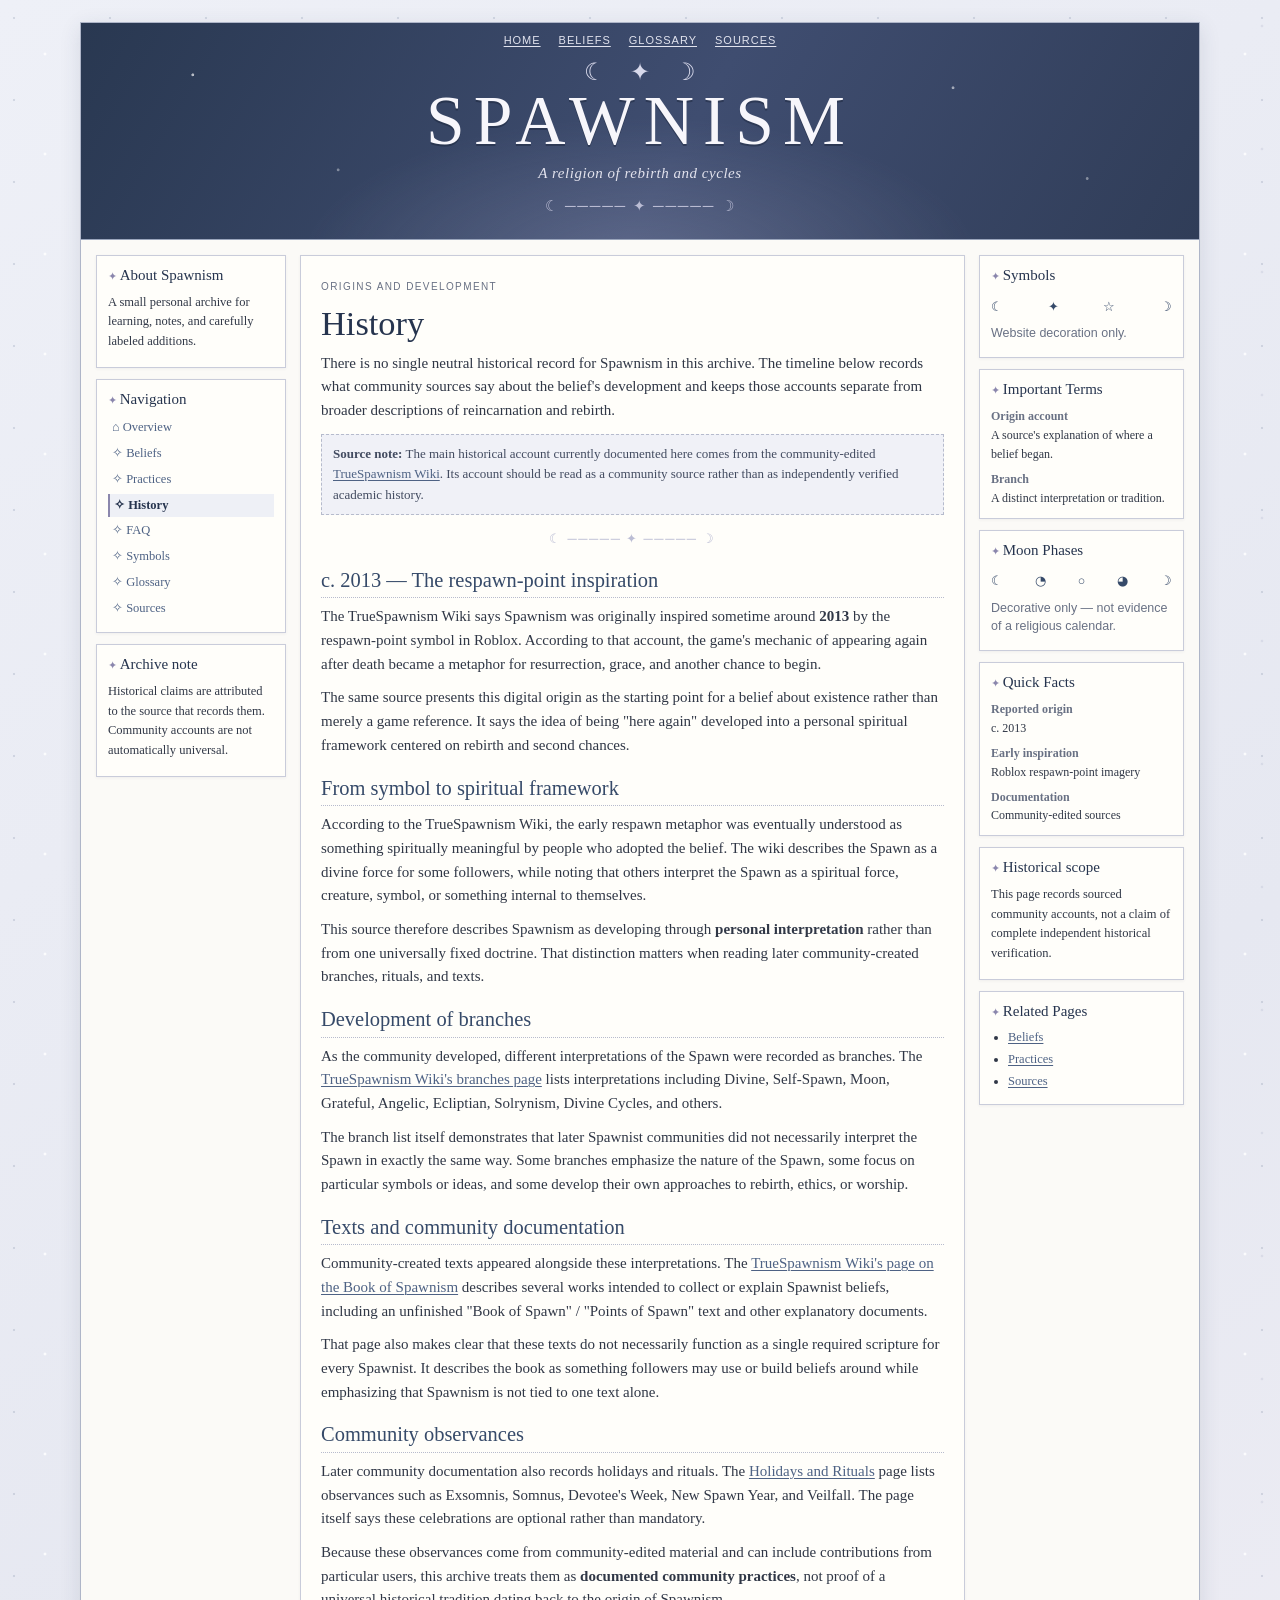
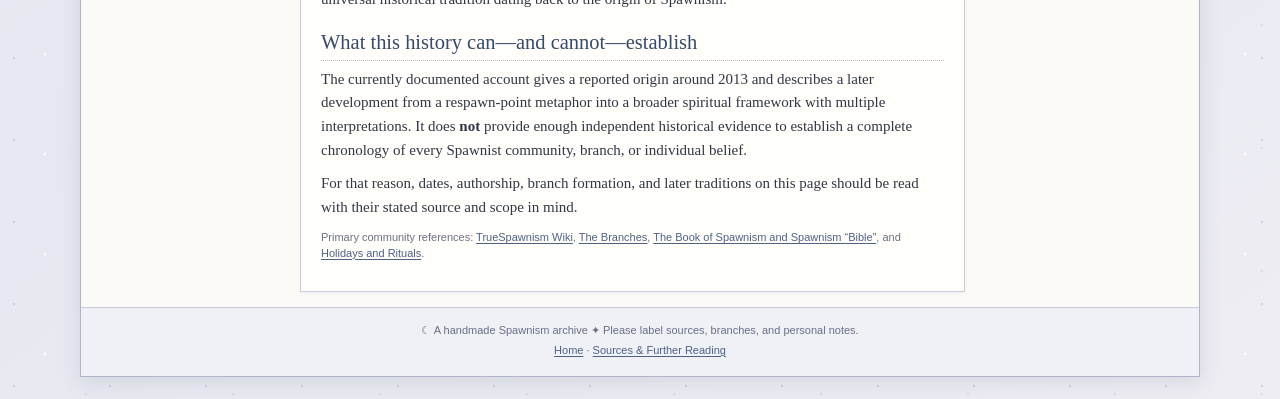
<file: history.html>
<!doctype html>
<html lang="en">
<head>
  <meta charset="utf-8">
  <meta name="viewport" content="width=device-width, initial-scale=1">
  <meta name="theme-color" content="#364a69">
  <meta name="description" content="A sourced overview of Spawnism's documented origins and development.">
  <title>History | Spawnism</title>
  <link rel="stylesheet" href="style.css">
</head>

<body>
  <div class="site-shell">

    <header class="site-header">
      <nav class="utility-nav" aria-label="Quick links">
        <a href="index.html">Home</a>
        <a href="beliefs.html">Beliefs</a>
        <a href="glossary.html">Glossary</a>
        <a href="sources.html">Sources</a>
      </nav>

      <span class="brand-mark" aria-hidden="true">☾　✦　☽</span>
      <p class="site-title">SPAWNISM</p>
      <p class="site-subtitle">A religion of rebirth and cycles</p>
      <div class="header-divider" aria-hidden="true">☾ ───── ✦ ───── ☽</div>
    </header>

    <div class="layout">

      <aside class="left-sidebar" aria-label="About and navigation">

        <section class="panel">
          <h2>About Spawnism</h2>
          <p>
            A small personal archive for learning, notes, and carefully labeled additions.
          </p>
        </section>

        <nav class="panel" aria-label="Site navigation">
          <h2>Navigation</h2>
          <ul class="site-map">
            <li><a href="index.html">⌂ Overview</a></li>
            <li><a href="beliefs.html">✧ Beliefs</a></li>
            <li><a href="practices.html">✧ Practices</a></li>
            <li><a href="history.html" aria-current="page">✧ History</a></li>
            <li><a href="faq.html">✧ FAQ</a></li>
            <li><a href="symbols.html">✧ Symbols</a></li>
            <li><a href="glossary.html">✧ Glossary</a></li>
            <li><a href="sources.html">✧ Sources</a></li>
          </ul>
        </nav>

        <section class="panel">
          <h2>Archive note</h2>
          <p>
            Historical claims are attributed to the source that records them.
            Community accounts are not automatically universal.
          </p>
        </section>

      </aside>

      <main class="main-content">
        <article class="article-card">

          <p class="eyebrow">Origins and development</p>
          <h1>History</h1>

          <p>
            There is no single neutral historical record for Spawnism in this archive.
            The timeline below records what community sources say about the belief's
            development and keeps those accounts separate from broader descriptions
            of reincarnation and rebirth.
          </p>

          <div class="notice">
            <strong>Source note:</strong>
            The main historical account currently documented here comes from the
            community-edited
            <a href="https://truespawnism.fandom.com/wiki/TrueSpawnism_Wiki"
               target="_blank"
               rel="noopener noreferrer">TrueSpawnism Wiki</a>.
            Its account should be read as a community source rather than as
            independently verified academic history.
          </div>

          <span class="ornament" aria-hidden="true">
            ☾ ───── ✦ ───── ☽
          </span>

          <h2>c. 2013 — The respawn-point inspiration</h2>

          <p>
            The TrueSpawnism Wiki says Spawnism was originally inspired sometime
            around <strong>2013</strong> by the respawn-point symbol in Roblox.
            According to that account, the game's mechanic of appearing again
            after death became a metaphor for resurrection, grace, and another
            chance to begin.
          </p>

          <p>
            The same source presents this digital origin as the starting point
            for a belief about existence rather than merely a game reference.
            It says the idea of being "here again" developed into a personal
            spiritual framework centered on rebirth and second chances.
          </p>

          <h2>From symbol to spiritual framework</h2>

          <p>
            According to the TrueSpawnism Wiki, the early respawn metaphor was
            eventually understood as something spiritually meaningful by people
            who adopted the belief. The wiki describes the Spawn as a divine
            force for some followers, while noting that others interpret the
            Spawn as a spiritual force, creature, symbol, or something internal
            to themselves.
          </p>

          <p>
            This source therefore describes Spawnism as developing through
            <strong>personal interpretation</strong> rather than from one
            universally fixed doctrine. That distinction matters when reading
            later community-created branches, rituals, and texts.
          </p>

          <h2>Development of branches</h2>

          <p>
            As the community developed, different interpretations of the Spawn
            were recorded as branches. The
            <a href="https://truespawnism.fandom.com/wiki/The_Branches"
               target="_blank"
               rel="noopener noreferrer">TrueSpawnism Wiki's branches page</a>
            lists interpretations including Divine, Self-Spawn, Moon, Grateful,
            Angelic, Ecliptian, Solrynism, Divine Cycles, and others.
          </p>

          <p>
            The branch list itself demonstrates that later Spawnist communities
            did not necessarily interpret the Spawn in exactly the same way.
            Some branches emphasize the nature of the Spawn, some focus on
            particular symbols or ideas, and some develop their own approaches
            to rebirth, ethics, or worship.
          </p>

          <h2>Texts and community documentation</h2>

          <p>
            Community-created texts appeared alongside these interpretations.
            The
            <a href="https://truespawnism.fandom.com/wiki/The_book_of_Spawnism_and_Spawnism_%22bible%22"
               target="_blank"
               rel="noopener noreferrer">TrueSpawnism Wiki's page on the Book of Spawnism</a>
            describes several works intended to collect or explain Spawnist
            beliefs, including an unfinished "Book of Spawn" / "Points of Spawn"
            text and other explanatory documents.
          </p>

          <p>
            That page also makes clear that these texts do not necessarily
            function as a single required scripture for every Spawnist. It
            describes the book as something followers may use or build beliefs
            around while emphasizing that Spawnism is not tied to one text alone.
          </p>

          <h2>Community observances</h2>

          <p>
            Later community documentation also records holidays and rituals.
            The
            <a href="https://truespawnism.fandom.com/wiki/Holidays_and_Rituals"
               target="_blank"
               rel="noopener noreferrer">Holidays and Rituals</a>
            page lists observances such as Exsomnis, Somnus, Devotee's Week,
            New Spawn Year, and Veilfall. The page itself says these celebrations
            are optional rather than mandatory.
          </p>

          <p>
            Because these observances come from community-edited material and
            can include contributions from particular users, this archive treats
            them as <strong>documented community practices</strong>, not proof
            of a universal historical tradition dating back to the origin of
            Spawnism.
          </p>

          <h2>What this history can—and cannot—establish</h2>

          <p>
            The currently documented account gives a reported origin around
            2013 and describes a later development from a respawn-point metaphor
            into a broader spiritual framework with multiple interpretations.
            It does <strong>not</strong> provide enough independent historical
            evidence to establish a complete chronology of every Spawnist
            community, branch, or individual belief.
          </p>

          <p>
            For that reason, dates, authorship, branch formation, and later
            traditions on this page should be read with their stated source
            and scope in mind.
          </p>

          <p class="small-note">
            Primary community references:
            <a href="https://truespawnism.fandom.com/wiki/TrueSpawnism_Wiki"
               target="_blank"
               rel="noopener noreferrer">TrueSpawnism Wiki</a>,
            <a href="https://truespawnism.fandom.com/wiki/The_Branches"
               target="_blank"
               rel="noopener noreferrer">The Branches</a>,
            <a href="https://truespawnism.fandom.com/wiki/The_book_of_Spawnism_and_Spawnism_%22bible%22"
               target="_blank"
               rel="noopener noreferrer">The Book of Spawnism and Spawnism “Bible”</a>,
            and
            <a href="https://truespawnism.fandom.com/wiki/Holidays_and_Rituals"
               target="_blank"
               rel="noopener noreferrer">Holidays and Rituals</a>.
          </p>

        </article>
      </main>

      <aside class="right-sidebar" aria-label="Reference boxes">

        <section class="panel">
          <h2>Symbols</h2>
          <p class="phase-row" aria-label="Decorative celestial symbols">
            <span>☾</span>
            <span>✦</span>
            <span>☆</span>
            <span>☽</span>
          </p>
          <p class="small-note">Website decoration only.</p>
        </section>

        <section class="panel">
          <h2>Important Terms</h2>
          <dl class="mini-facts">
            <dt>Origin account</dt>
            <dd>A source's explanation of where a belief began.</dd>

            <dt>Branch</dt>
            <dd>A distinct interpretation or tradition.</dd>
          </dl>
        </section>

        <section class="panel">
          <h2>Moon Phases</h2>
          <p class="phase-row" aria-hidden="true">
            <span>☾</span>
            <span>◔</span>
            <span>○</span>
            <span>◕</span>
            <span>☽</span>
          </p>
          <p class="small-note">
            Decorative only — not evidence of a religious calendar.
          </p>
        </section>

        <section class="panel">
          <h2>Quick Facts</h2>
          <dl class="mini-facts">
            <dt>Reported origin</dt>
            <dd>c. 2013</dd>

            <dt>Early inspiration</dt>
            <dd>Roblox respawn-point imagery</dd>

            <dt>Documentation</dt>
            <dd>Community-edited sources</dd>
          </dl>
        </section>

        <section class="panel">
          <h2>Historical scope</h2>
          <p>
            This page records sourced community accounts, not a claim of
            complete independent historical verification.
          </p>
        </section>

        <section class="panel">
          <h2>Related Pages</h2>
          <ul>
            <li><a href="beliefs.html">Beliefs</a></li>
            <li><a href="practices.html">Practices</a></li>
            <li><a href="sources.html">Sources</a></li>
          </ul>
        </section>

      </aside>

    </div>

    <footer class="site-footer">
      <p>
        ☾ A handmade Spawnism archive ✦ Please label sources, branches, and personal notes.
      </p>
      <p>
        <a href="index.html">Home</a> ·
        <a href="sources.html">Sources &amp; Further Reading</a>
      </p>
    </footer>

  </div>
</body>
</html>
</file>
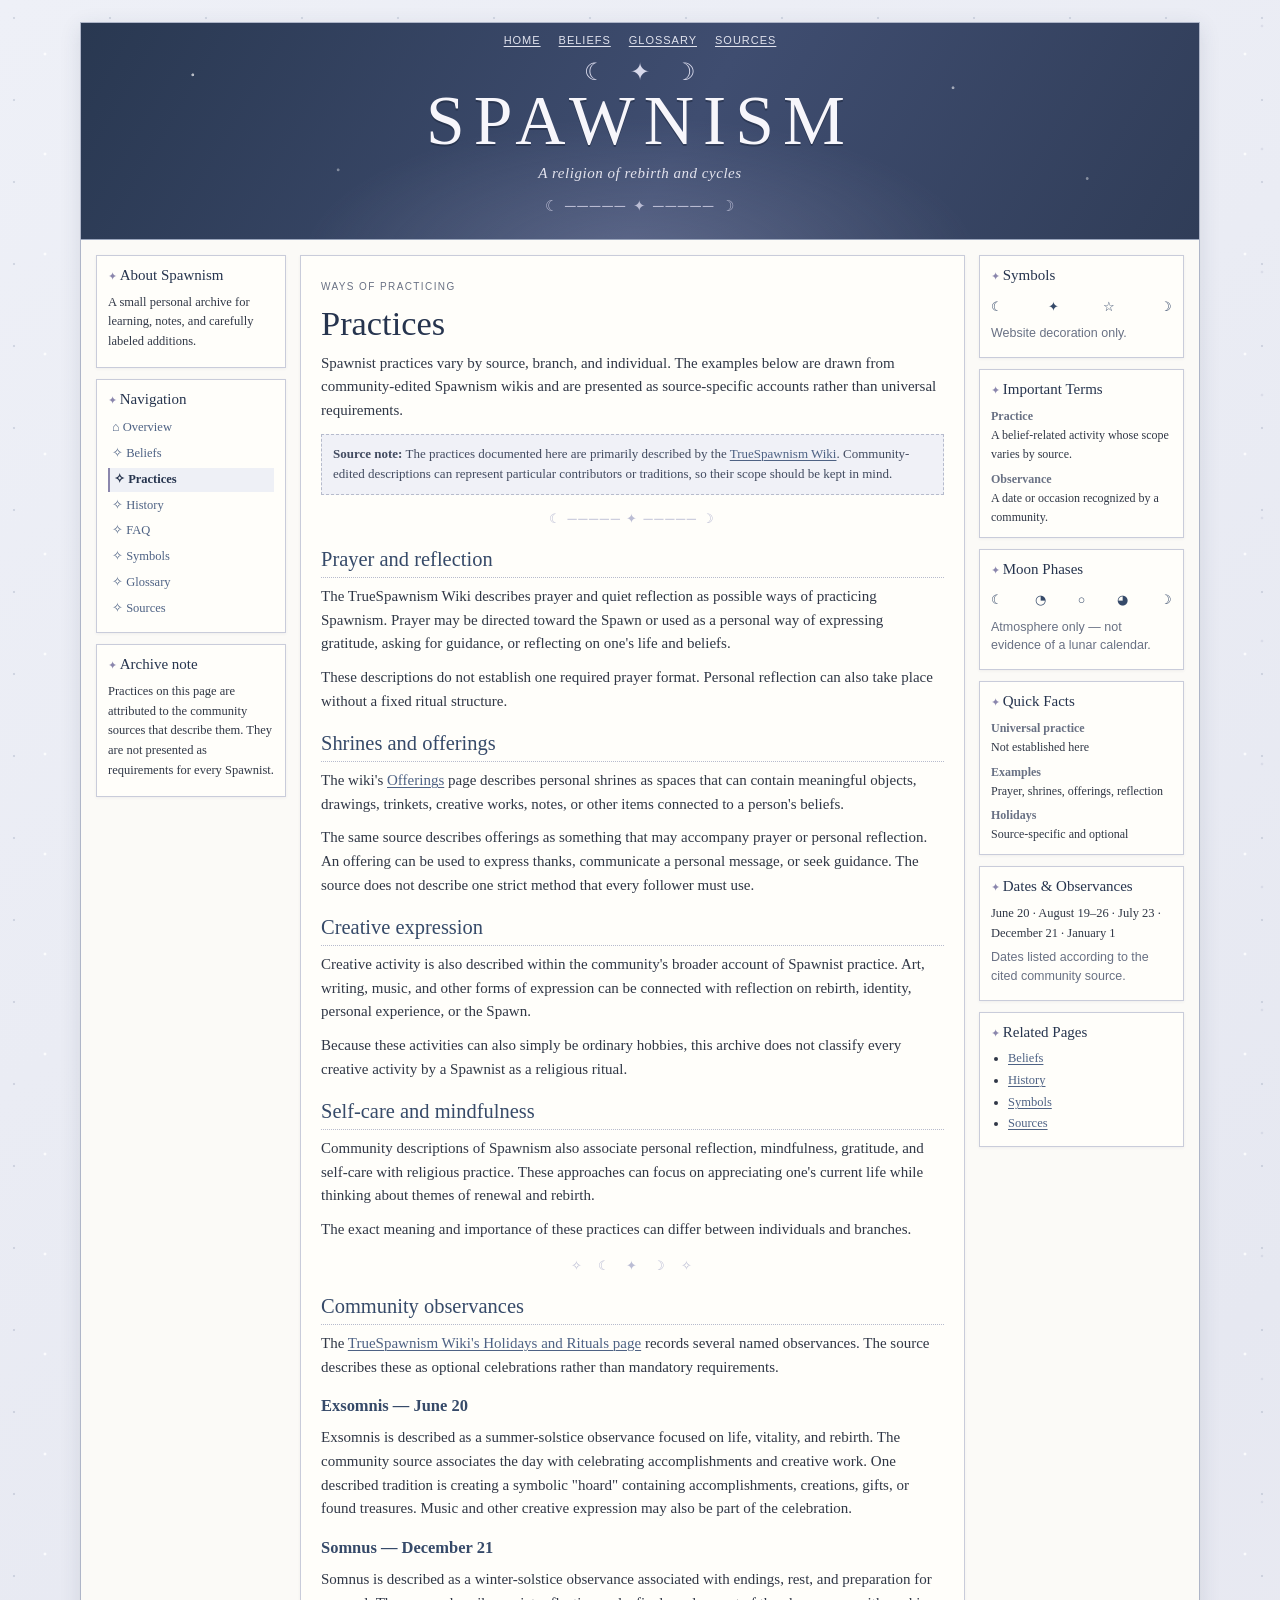
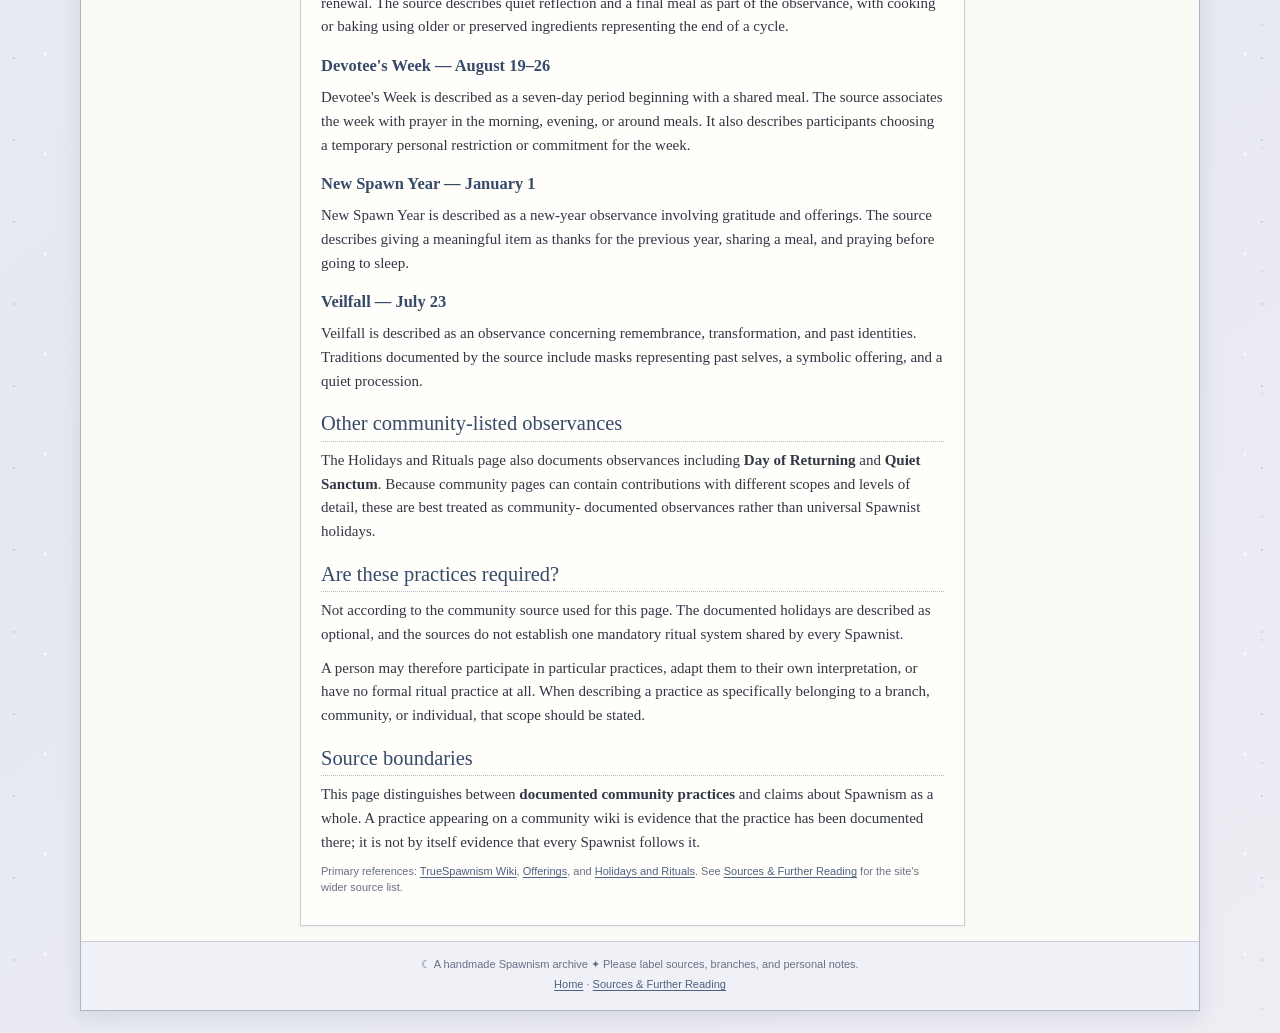
<file: practices.html>
<!doctype html>
<html lang="en">
<head>
  <meta charset="utf-8">
  <meta name="viewport" content="width=device-width, initial-scale=1">
  <meta name="theme-color" content="#364a69">
  <meta name="description" content="A sourced overview of practices and observances documented in Spawnist community sources.">
  <title>Practices | Spawnism</title>
  <link rel="stylesheet" href="style.css">
</head>

<body>
  <div class="site-shell">

    <header class="site-header">
      <nav class="utility-nav" aria-label="Quick links">
        <a href="index.html">Home</a>
        <a href="beliefs.html">Beliefs</a>
        <a href="glossary.html">Glossary</a>
        <a href="sources.html">Sources</a>
      </nav>

      <span class="brand-mark" aria-hidden="true">☾　✦　☽</span>
      <p class="site-title">SPAWNISM</p>
      <p class="site-subtitle">A religion of rebirth and cycles</p>
      <div class="header-divider" aria-hidden="true">☾ ───── ✦ ───── ☽</div>
    </header>

    <div class="layout">

      <aside class="left-sidebar" aria-label="About and navigation">

        <section class="panel">
          <h2>About Spawnism</h2>
          <p>
            A small personal archive for learning, notes, and carefully labeled additions.
          </p>
        </section>

        <nav class="panel" aria-label="Site navigation">
          <h2>Navigation</h2>
          <ul class="site-map">
            <li><a href="index.html">⌂ Overview</a></li>
            <li><a href="beliefs.html">✧ Beliefs</a></li>
            <li><a href="practices.html" aria-current="page">✧ Practices</a></li>
            <li><a href="history.html">✧ History</a></li>
            <li><a href="faq.html">✧ FAQ</a></li>
            <li><a href="symbols.html">✧ Symbols</a></li>
            <li><a href="glossary.html">✧ Glossary</a></li>
            <li><a href="sources.html">✧ Sources</a></li>
          </ul>
        </nav>

        <section class="panel">
          <h2>Archive note</h2>
          <p>
            Practices on this page are attributed to the community sources that
            describe them. They are not presented as requirements for every Spawnist.
          </p>
        </section>

      </aside>

      <main class="main-content">
        <article class="article-card">

          <p class="eyebrow">Ways of practicing</p>
          <h1>Practices</h1>

          <p>
            Spawnist practices vary by source, branch, and individual. The examples
            below are drawn from community-edited Spawnism wikis and are presented
            as source-specific accounts rather than universal requirements.
          </p>

          <div class="notice">
            <strong>Source note:</strong>
            The practices documented here are primarily described by the
            <a href="https://truespawnism.fandom.com/wiki/TrueSpawnism_Wiki"
               target="_blank"
               rel="noopener noreferrer">TrueSpawnism Wiki</a>.
            Community-edited descriptions can represent particular contributors
            or traditions, so their scope should be kept in mind.
          </div>

          <span class="ornament" aria-hidden="true">
            ☾ ───── ✦ ───── ☽
          </span>

          <h2>Prayer and reflection</h2>

          <p>
            The TrueSpawnism Wiki describes prayer and quiet reflection as possible
            ways of practicing Spawnism. Prayer may be directed toward the Spawn
            or used as a personal way of expressing gratitude, asking for guidance,
            or reflecting on one's life and beliefs.
          </p>

          <p>
            These descriptions do not establish one required prayer format.
            Personal reflection can also take place without a fixed ritual structure.
          </p>

          <h2>Shrines and offerings</h2>

          <p>
            The wiki's
            <a href="https://truespawnism.fandom.com/wiki/Offerings"
               target="_blank"
               rel="noopener noreferrer">Offerings</a>
            page describes personal shrines as spaces that can contain meaningful
            objects, drawings, trinkets, creative works, notes, or other items
            connected to a person's beliefs.
          </p>

          <p>
            The same source describes offerings as something that may accompany
            prayer or personal reflection. An offering can be used to express
            thanks, communicate a personal message, or seek guidance. The source
            does not describe one strict method that every follower must use.
          </p>

          <h2>Creative expression</h2>

          <p>
            Creative activity is also described within the community's broader
            account of Spawnist practice. Art, writing, music, and other forms of
            expression can be connected with reflection on rebirth, identity,
            personal experience, or the Spawn.
          </p>

          <p>
            Because these activities can also simply be ordinary hobbies, this
            archive does not classify every creative activity by a Spawnist as a
            religious ritual.
          </p>

          <h2>Self-care and mindfulness</h2>

          <p>
            Community descriptions of Spawnism also associate personal reflection,
            mindfulness, gratitude, and self-care with religious practice. These
            approaches can focus on appreciating one's current life while thinking
            about themes of renewal and rebirth.
          </p>

          <p>
            The exact meaning and importance of these practices can differ between
            individuals and branches.
          </p>

          <span class="ornament" aria-hidden="true">
            ✧ &nbsp; ☾ &nbsp; ✦ &nbsp; ☽ &nbsp; ✧
          </span>

          <h2>Community observances</h2>

          <p>
            The
            <a href="https://truespawnism.fandom.com/wiki/Holidays_and_Rituals"
               target="_blank"
               rel="noopener noreferrer">TrueSpawnism Wiki's Holidays and Rituals page</a>
            records several named observances. The source describes these as
            optional celebrations rather than mandatory requirements.
          </p>

          <h3>Exsomnis — June 20</h3>

          <p>
            Exsomnis is described as a summer-solstice observance focused on life,
            vitality, and rebirth. The community source associates the day with
            celebrating accomplishments and creative work. One described tradition
            is creating a symbolic "hoard" containing accomplishments, creations,
            gifts, or found treasures. Music and other creative expression may
            also be part of the celebration.
          </p>

          <h3>Somnus — December 21</h3>

          <p>
            Somnus is described as a winter-solstice observance associated with
            endings, rest, and preparation for renewal. The source describes
            quiet reflection and a final meal as part of the observance, with
            cooking or baking using older or preserved ingredients representing
            the end of a cycle.
          </p>

          <h3>Devotee's Week — August 19–26</h3>

          <p>
            Devotee's Week is described as a seven-day period beginning with a
            shared meal. The source associates the week with prayer in the morning,
            evening, or around meals. It also describes participants choosing a
            temporary personal restriction or commitment for the week.
          </p>

          <h3>New Spawn Year — January 1</h3>

          <p>
            New Spawn Year is described as a new-year observance involving
            gratitude and offerings. The source describes giving a meaningful
            item as thanks for the previous year, sharing a meal, and praying
            before going to sleep.
          </p>

          <h3>Veilfall — July 23</h3>

          <p>
            Veilfall is described as an observance concerning remembrance,
            transformation, and past identities. Traditions documented by the
            source include masks representing past selves, a symbolic offering,
            and a quiet procession.
          </p>

          <h2>Other community-listed observances</h2>

          <p>
            The Holidays and Rituals page also documents observances including
            <strong>Day of Returning</strong> and <strong>Quiet Sanctum</strong>.
            Because community pages can contain contributions with different
            scopes and levels of detail, these are best treated as community-
            documented observances rather than universal Spawnist holidays.
          </p>

          <h2>Are these practices required?</h2>

          <p>
            Not according to the community source used for this page. The
            documented holidays are described as optional, and the sources do not
            establish one mandatory ritual system shared by every Spawnist.
          </p>

          <p>
            A person may therefore participate in particular practices, adapt
            them to their own interpretation, or have no formal ritual practice
            at all. When describing a practice as specifically belonging to a
            branch, community, or individual, that scope should be stated.
          </p>

          <h2>Source boundaries</h2>

          <p>
            This page distinguishes between <strong>documented community
            practices</strong> and claims about Spawnism as a whole. A practice
            appearing on a community wiki is evidence that the practice has been
            documented there; it is not by itself evidence that every Spawnist
            follows it.
          </p>

          <p class="small-note">
            Primary references:
            <a href="https://truespawnism.fandom.com/wiki/TrueSpawnism_Wiki"
               target="_blank"
               rel="noopener noreferrer">TrueSpawnism Wiki</a>,
            <a href="https://truespawnism.fandom.com/wiki/Offerings"
               target="_blank"
               rel="noopener noreferrer">Offerings</a>,
            and
            <a href="https://truespawnism.fandom.com/wiki/Holidays_and_Rituals"
               target="_blank"
               rel="noopener noreferrer">Holidays and Rituals</a>.
            See <a href="sources.html">Sources &amp; Further Reading</a>
            for the site's wider source list.
          </p>

        </article>
      </main>

      <aside class="right-sidebar" aria-label="Reference boxes">

        <section class="panel">
          <h2>Symbols</h2>
          <p class="phase-row" aria-label="Decorative celestial symbols">
            <span>☾</span>
            <span>✦</span>
            <span>☆</span>
            <span>☽</span>
          </p>
          <p class="small-note">Website decoration only.</p>
        </section>

        <section class="panel">
          <h2>Important Terms</h2>
          <dl class="mini-facts">
            <dt>Practice</dt>
            <dd>A belief-related activity whose scope varies by source.</dd>

            <dt>Observance</dt>
            <dd>A date or occasion recognized by a community.</dd>
          </dl>
        </section>

        <section class="panel">
          <h2>Moon Phases</h2>
          <p class="phase-row" aria-hidden="true">
            <span>☾</span>
            <span>◔</span>
            <span>○</span>
            <span>◕</span>
            <span>☽</span>
          </p>
          <p class="small-note">
            Atmosphere only — not evidence of a lunar calendar.
          </p>
        </section>

        <section class="panel">
          <h2>Quick Facts</h2>
          <dl class="mini-facts">
            <dt>Universal practice</dt>
            <dd>Not established here</dd>

            <dt>Examples</dt>
            <dd>Prayer, shrines, offerings, reflection</dd>

            <dt>Holidays</dt>
            <dd>Source-specific and optional</dd>
          </dl>
        </section>

        <section class="panel">
          <h2>Dates &amp; Observances</h2>
          <p>
            June 20 · August 19–26 · July 23 · December 21 · January 1
          </p>
          <p class="small-note">
            Dates listed according to the cited community source.
          </p>
        </section>

        <section class="panel">
          <h2>Related Pages</h2>
          <ul>
            <li><a href="beliefs.html">Beliefs</a></li>
            <li><a href="history.html">History</a></li>
            <li><a href="symbols.html">Symbols</a></li>
            <li><a href="sources.html">Sources</a></li>
          </ul>
        </section>

      </aside>

    </div>

    <footer class="site-footer">
      <p>
        ☾ A handmade Spawnism archive ✦ Please label sources, branches, and personal notes.
      </p>
      <p>
        <a href="index.html">Home</a> ·
        <a href="sources.html">Sources &amp; Further Reading</a>
      </p>
    </footer>

  </div>
</body>
</html>
</file>
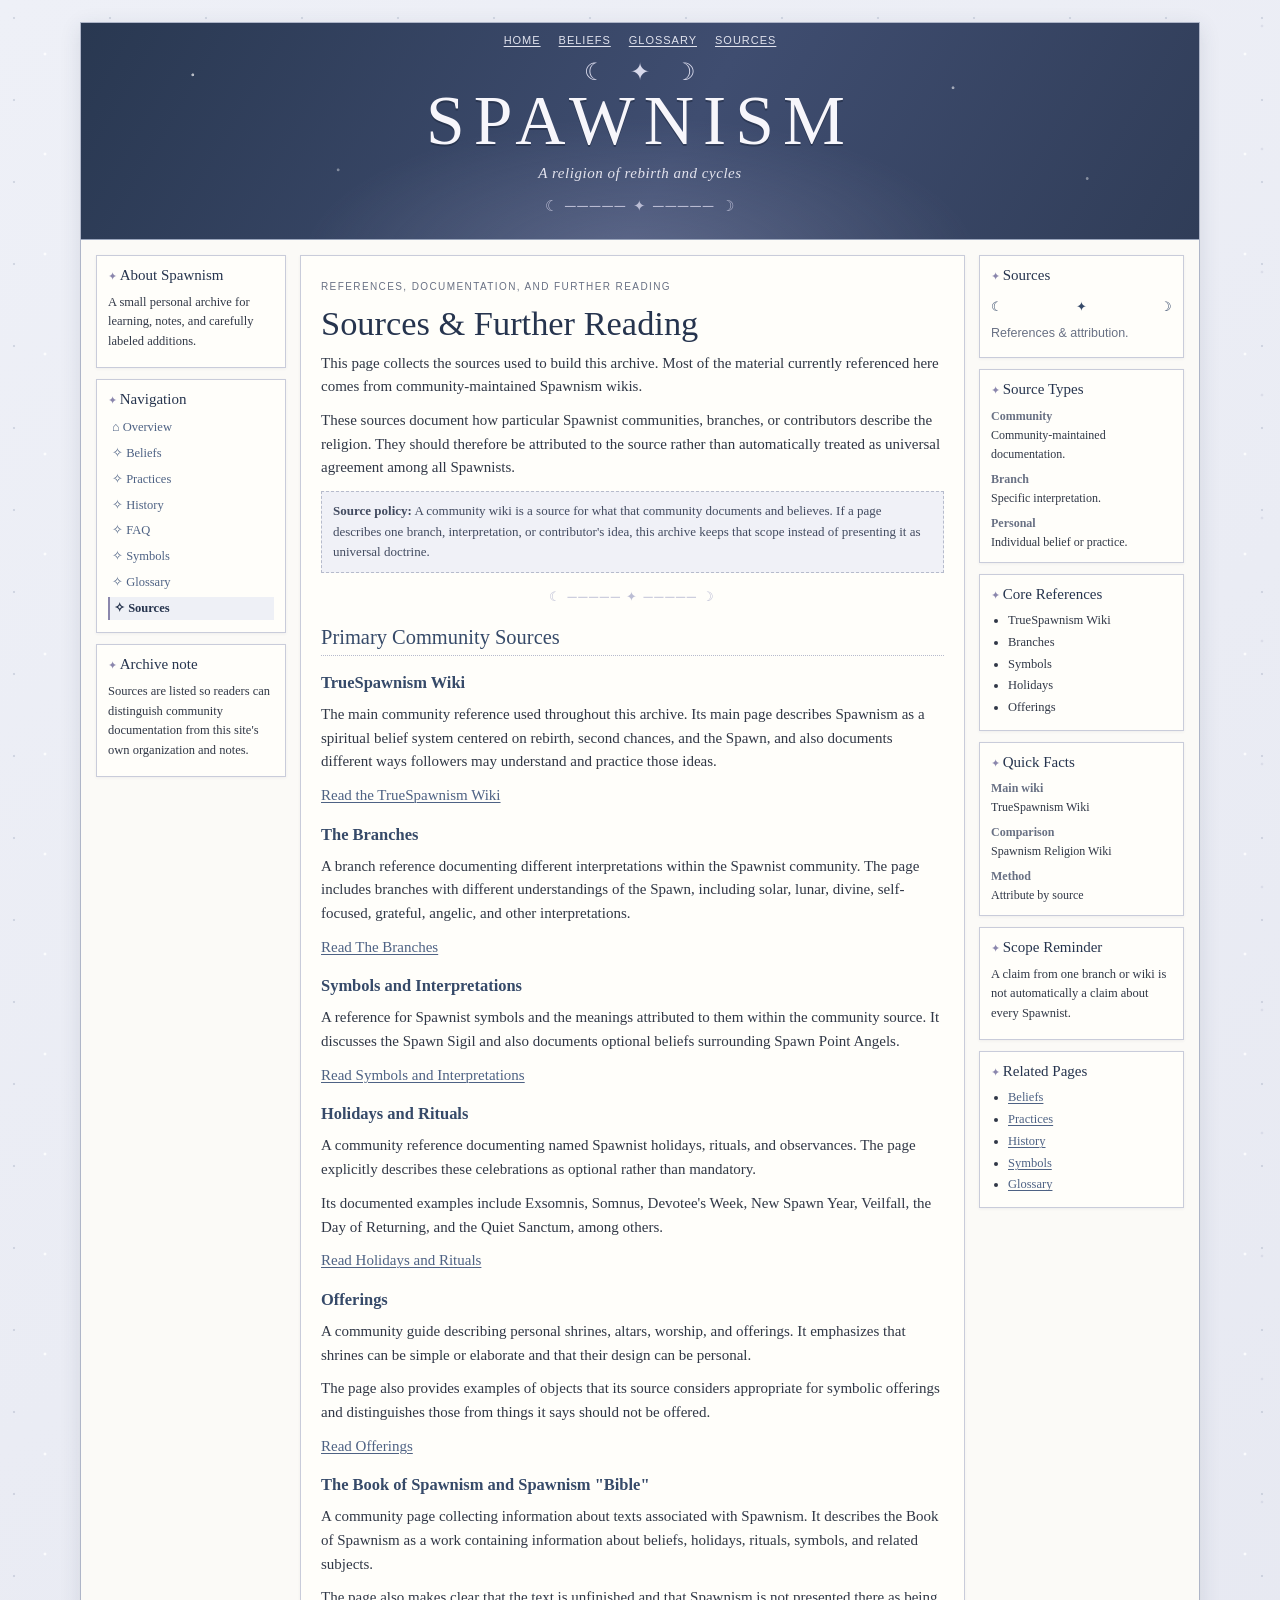
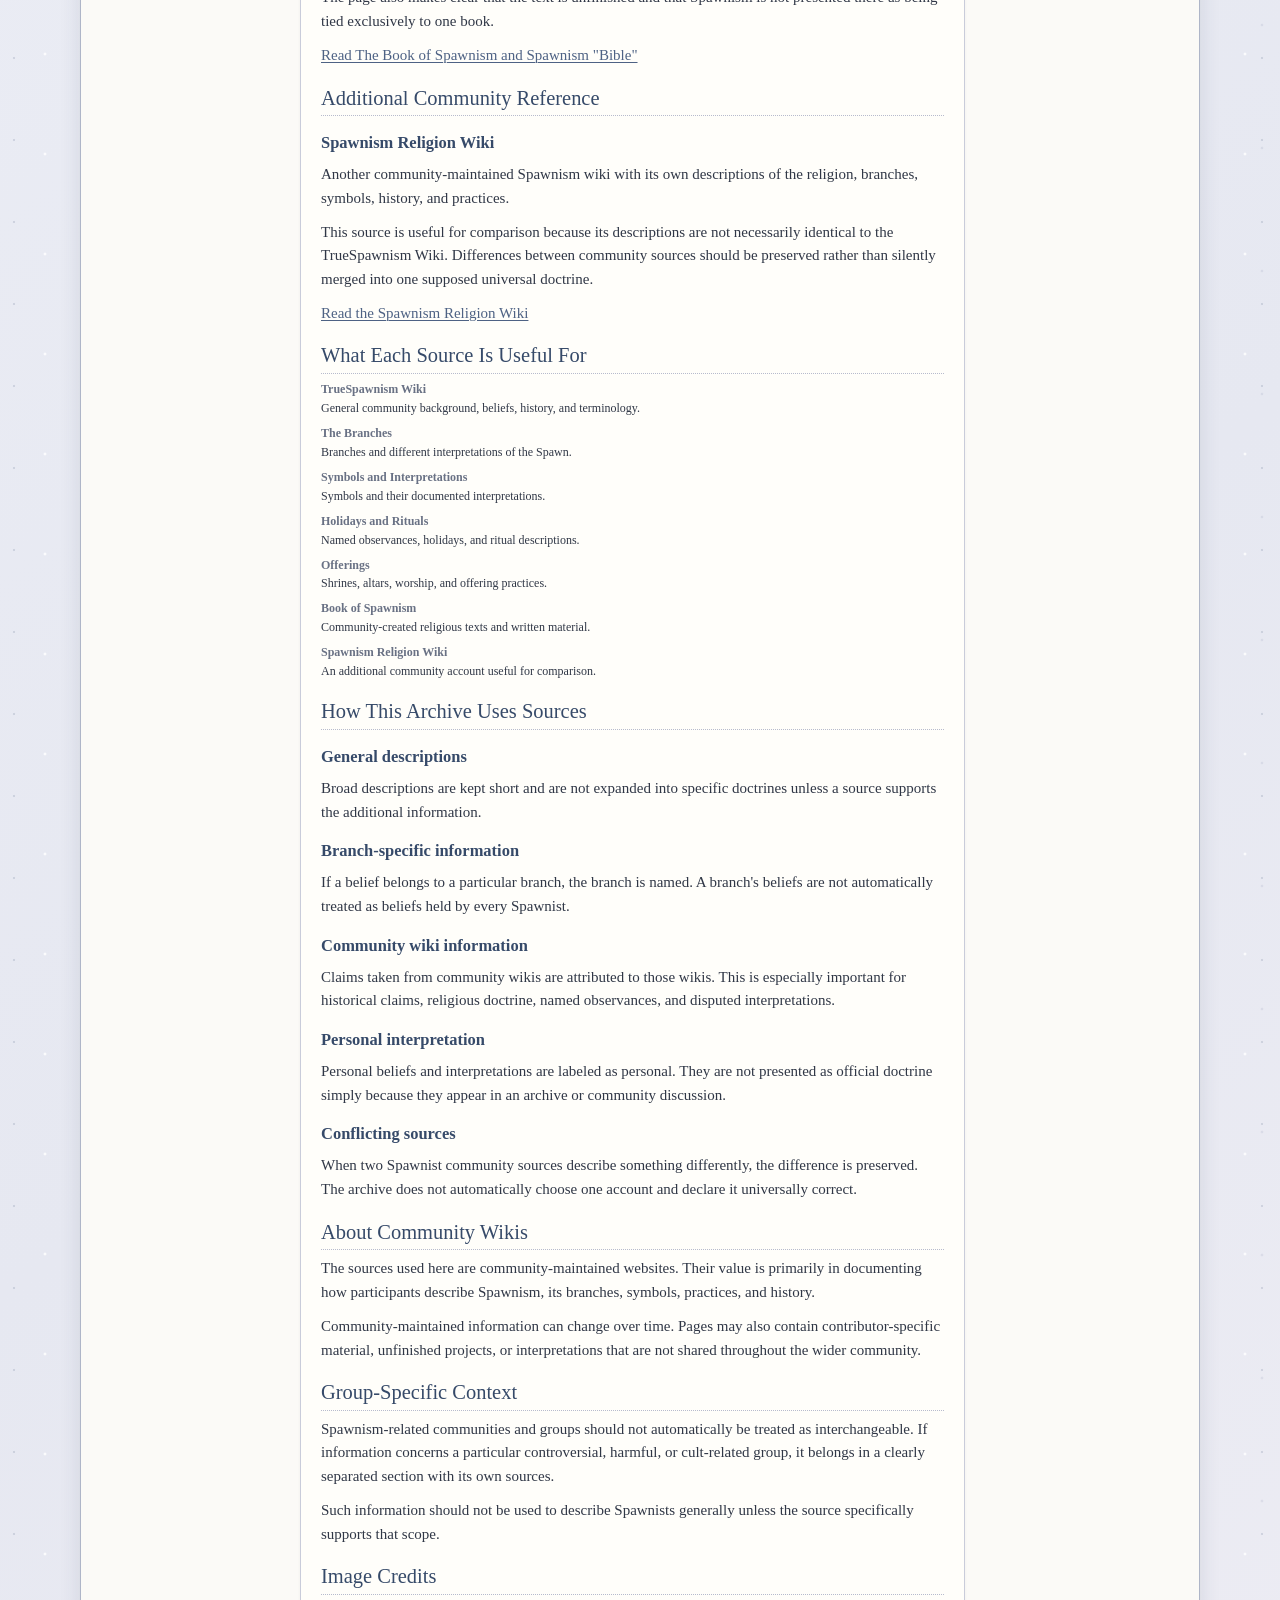
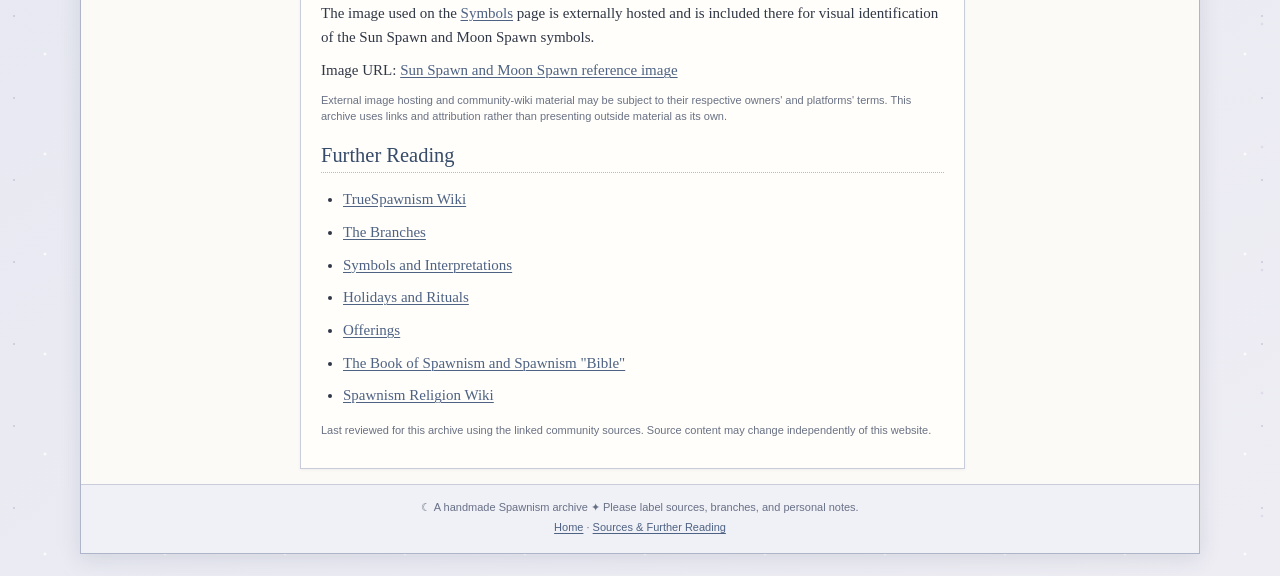
<file: sources.html>
<!doctype html>
<html lang="en">
<head>
  <meta charset="utf-8">
  <meta name="viewport" content="width=device-width, initial-scale=1">
  <meta name="theme-color" content="#364a69">
  <meta name="description" content="Sources and further reading for the Spawnism archive.">
  <title>Sources &amp; Further Reading | Spawnism</title>
  <link rel="stylesheet" href="style.css">
</head>

<body>
  <div class="site-shell">

    <header class="site-header">

      <nav class="utility-nav" aria-label="Quick links">
        <a href="index.html">Home</a>
        <a href="beliefs.html">Beliefs</a>
        <a href="glossary.html">Glossary</a>
        <a href="sources.html" aria-current="page">Sources</a>
      </nav>

      <span class="brand-mark" aria-hidden="true">☾　✦　☽</span>

      <p class="site-title">SPAWNISM</p>
      <p class="site-subtitle">A religion of rebirth and cycles</p>

      <div class="header-divider" aria-hidden="true">
        ☾ ───── ✦ ───── ☽
      </div>

    </header>


    <div class="layout">

      <aside class="left-sidebar" aria-label="About and navigation">

        <section class="panel">
          <h2>About Spawnism</h2>
          <p>
            A small personal archive for learning, notes, and carefully
            labeled additions.
          </p>
        </section>


        <nav class="panel" aria-label="Site navigation">

          <h2>Navigation</h2>

          <ul class="site-map">
            <li><a href="index.html">⌂ Overview</a></li>
            <li><a href="beliefs.html">✧ Beliefs</a></li>
            <li><a href="practices.html">✧ Practices</a></li>
            <li><a href="history.html">✧ History</a></li>
            <li><a href="faq.html">✧ FAQ</a></li>
            <li><a href="symbols.html">✧ Symbols</a></li>
            <li><a href="glossary.html">✧ Glossary</a></li>
            <li><a href="sources.html" aria-current="page">✧ Sources</a></li>
          </ul>

        </nav>


        <section class="panel">
          <h2>Archive note</h2>
          <p>
            Sources are listed so readers can distinguish community
            documentation from this site's own organization and notes.
          </p>
        </section>

      </aside>


      <main class="main-content">

        <article class="article-card">

          <p class="eyebrow">References, documentation, and further reading</p>

          <h1>Sources &amp; Further Reading</h1>

          <p>
            This page collects the sources used to build this archive.
            Most of the material currently referenced here comes from
            community-maintained Spawnism wikis.
          </p>

          <p>
            These sources document how particular Spawnist communities,
            branches, or contributors describe the religion. They should
            therefore be attributed to the source rather than automatically
            treated as universal agreement among all Spawnists.
          </p>


          <div class="notice">
            <strong>Source policy:</strong>
            A community wiki is a source for what that community documents
            and believes. If a page describes one branch, interpretation,
            or contributor's idea, this archive keeps that scope instead of
            presenting it as universal doctrine.
          </div>


          <span class="ornament" aria-hidden="true">
            ☾ ───── ✦ ───── ☽
          </span>


          <h2>Primary Community Sources</h2>


          <h3>TrueSpawnism Wiki</h3>

          <p>
            The main community reference used throughout this archive.
            Its main page describes Spawnism as a spiritual belief system
            centered on rebirth, second chances, and the Spawn, and also
            documents different ways followers may understand and practice
            those ideas.
          </p>

          <p>
            <a href="https://truespawnism.fandom.com/wiki/TrueSpawnism_Wiki"
               target="_blank"
               rel="noopener noreferrer">
              Read the TrueSpawnism Wiki
            </a>
          </p>


          <h3>The Branches</h3>

          <p>
            A branch reference documenting different interpretations within
            the Spawnist community. The page includes branches with different
            understandings of the Spawn, including solar, lunar, divine,
            self-focused, grateful, angelic, and other interpretations.
          </p>

          <p>
            <a href="https://truespawnism.fandom.com/wiki/The_Branches"
               target="_blank"
               rel="noopener noreferrer">
              Read The Branches
            </a>
          </p>


          <h3>Symbols and Interpretations</h3>

          <p>
            A reference for Spawnist symbols and the meanings attributed to
            them within the community source. It discusses the Spawn Sigil
            and also documents optional beliefs surrounding Spawn Point
            Angels.
          </p>

          <p>
            <a href="https://truespawnism.fandom.com/wiki/Symbols_and_interpretations"
               target="_blank"
               rel="noopener noreferrer">
              Read Symbols and Interpretations
            </a>
          </p>


          <h3>Holidays and Rituals</h3>

          <p>
            A community reference documenting named Spawnist holidays,
            rituals, and observances. The page explicitly describes these
            celebrations as optional rather than mandatory.
          </p>

          <p>
            Its documented examples include Exsomnis, Somnus, Devotee's
            Week, New Spawn Year, Veilfall, the Day of Returning, and the
            Quiet Sanctum, among others.
          </p>

          <p>
            <a href="https://truespawnism.fandom.com/wiki/Holidays_and_Rituals"
               target="_blank"
               rel="noopener noreferrer">
              Read Holidays and Rituals
            </a>
          </p>


          <h3>Offerings</h3>

          <p>
            A community guide describing personal shrines, altars, worship,
            and offerings. It emphasizes that shrines can be simple or
            elaborate and that their design can be personal.
          </p>

          <p>
            The page also provides examples of objects that its source
            considers appropriate for symbolic offerings and distinguishes
            those from things it says should not be offered.
          </p>

          <p>
            <a href="https://truespawnism.fandom.com/wiki/Offerings"
               target="_blank"
               rel="noopener noreferrer">
              Read Offerings
            </a>
          </p>


          <h3>The Book of Spawnism and Spawnism "Bible"</h3>

          <p>
            A community page collecting information about texts associated
            with Spawnism. It describes the Book of Spawnism as a work
            containing information about beliefs, holidays, rituals, symbols,
            and related subjects.
          </p>

          <p>
            The page also makes clear that the text is unfinished and that
            Spawnism is not presented there as being tied exclusively to one
            book.
          </p>

          <p>
            <a href="https://truespawnism.fandom.com/wiki/The_book_of_Spawnism_and_Spawnism_%22bible%22"
               target="_blank"
               rel="noopener noreferrer">
              Read The Book of Spawnism and Spawnism "Bible"
            </a>
          </p>


          <h2>Additional Community Reference</h2>


          <h3>Spawnism Religion Wiki</h3>

          <p>
            Another community-maintained Spawnism wiki with its own
            descriptions of the religion, branches, symbols, history, and
            practices.
          </p>

          <p>
            This source is useful for comparison because its descriptions
            are not necessarily identical to the TrueSpawnism Wiki.
            Differences between community sources should be preserved rather
            than silently merged into one supposed universal doctrine.
          </p>

          <p>
            <a href="https://spawnism-religion.fandom.com/wiki/Spawnism_Religion_Wiki"
               target="_blank"
               rel="noopener noreferrer">
              Read the Spawnism Religion Wiki
            </a>
          </p>


          <h2>What Each Source Is Useful For</h2>

          <dl class="mini-facts">

            <dt>TrueSpawnism Wiki</dt>
            <dd>
              General community background, beliefs, history, and
              terminology.
            </dd>

            <dt>The Branches</dt>
            <dd>
              Branches and different interpretations of the Spawn.
            </dd>

            <dt>Symbols and Interpretations</dt>
            <dd>
              Symbols and their documented interpretations.
            </dd>

            <dt>Holidays and Rituals</dt>
            <dd>
              Named observances, holidays, and ritual descriptions.
            </dd>

            <dt>Offerings</dt>
            <dd>
              Shrines, altars, worship, and offering practices.
            </dd>

            <dt>Book of Spawnism</dt>
            <dd>
              Community-created religious texts and written material.
            </dd>

            <dt>Spawnism Religion Wiki</dt>
            <dd>
              An additional community account useful for comparison.
            </dd>

          </dl>


          <h2>How This Archive Uses Sources</h2>

          <h3>General descriptions</h3>

          <p>
            Broad descriptions are kept short and are not expanded into
            specific doctrines unless a source supports the additional
            information.
          </p>


          <h3>Branch-specific information</h3>

          <p>
            If a belief belongs to a particular branch, the branch is named.
            A branch's beliefs are not automatically treated as beliefs held
            by every Spawnist.
          </p>


          <h3>Community wiki information</h3>

          <p>
            Claims taken from community wikis are attributed to those wikis.
            This is especially important for historical claims, religious
            doctrine, named observances, and disputed interpretations.
          </p>


          <h3>Personal interpretation</h3>

          <p>
            Personal beliefs and interpretations are labeled as personal.
            They are not presented as official doctrine simply because they
            appear in an archive or community discussion.
          </p>


          <h3>Conflicting sources</h3>

          <p>
            When two Spawnist community sources describe something
            differently, the difference is preserved. The archive does not
            automatically choose one account and declare it universally
            correct.
          </p>


          <h2>About Community Wikis</h2>

          <p>
            The sources used here are community-maintained websites. Their
            value is primarily in documenting how participants describe
            Spawnism, its branches, symbols, practices, and history.
          </p>

          <p>
            Community-maintained information can change over time. Pages may
            also contain contributor-specific material, unfinished projects,
            or interpretations that are not shared throughout the wider
            community.
          </p>


          <h2>Group-Specific Context</h2>

          <p>
            Spawnism-related communities and groups should not automatically
            be treated as interchangeable. If information concerns a
            particular controversial, harmful, or cult-related group, it
            belongs in a clearly separated section with its own sources.
          </p>

          <p>
            Such information should not be used to describe Spawnists
            generally unless the source specifically supports that scope.
          </p>


          <h2>Image Credits</h2>

          <p>
            The image used on the
            <a href="symbols.html">Symbols</a>
            page is externally hosted and is included there for visual
            identification of the Sun Spawn and Moon Spawn symbols.
          </p>

          <p>
            Image URL:
            <a href="https://i.pinimg.com/736x/d0/1f/ff/d01fff71fa92cb601123b3934e5ceffb.jpg"
               target="_blank"
               rel="noopener noreferrer">
              Sun Spawn and Moon Spawn reference image
            </a>
          </p>

          <p class="small-note">
            External image hosting and community-wiki material may be subject
            to their respective owners' and platforms' terms. This archive
            uses links and attribution rather than presenting outside
            material as its own.
          </p>


          <h2>Further Reading</h2>

          <ul class="source-list">

            <li>
              <a href="https://truespawnism.fandom.com/wiki/TrueSpawnism_Wiki"
                 target="_blank"
                 rel="noopener noreferrer">
                TrueSpawnism Wiki
              </a>
            </li>

            <li>
              <a href="https://truespawnism.fandom.com/wiki/The_Branches"
                 target="_blank"
                 rel="noopener noreferrer">
                The Branches
              </a>
            </li>

            <li>
              <a href="https://truespawnism.fandom.com/wiki/Symbols_and_interpretations"
                 target="_blank"
                 rel="noopener noreferrer">
                Symbols and Interpretations
              </a>
            </li>

            <li>
              <a href="https://truespawnism.fandom.com/wiki/Holidays_and_Rituals"
                 target="_blank"
                 rel="noopener noreferrer">
                Holidays and Rituals
              </a>
            </li>

            <li>
              <a href="https://truespawnism.fandom.com/wiki/Offerings"
                 target="_blank"
                 rel="noopener noreferrer">
                Offerings
              </a>
            </li>

            <li>
              <a href="https://truespawnism.fandom.com/wiki/The_book_of_Spawnism_and_Spawnism_%22bible%22"
                 target="_blank"
                 rel="noopener noreferrer">
                The Book of Spawnism and Spawnism "Bible"
              </a>
            </li>

            <li>
              <a href="https://spawnism-religion.fandom.com/wiki/Spawnism_Religion_Wiki"
                 target="_blank"
                 rel="noopener noreferrer">
                Spawnism Religion Wiki
              </a>
            </li>

          </ul>


          <p class="small-note">
            Last reviewed for this archive using the linked community sources.
            Source content may change independently of this website.
          </p>

        </article>

      </main>


      <aside class="right-sidebar" aria-label="Reference boxes">

        <section class="panel">
          <h2>Sources</h2>

          <p class="phase-row" aria-hidden="true">
            <span>☾</span>
            <span>✦</span>
            <span>☽</span>
          </p>

          <p class="small-note">
            References &amp; attribution.
          </p>
        </section>


        <section class="panel">
          <h2>Source Types</h2>

          <dl class="mini-facts">

            <dt>Community</dt>
            <dd>Community-maintained documentation.</dd>

            <dt>Branch</dt>
            <dd>Specific interpretation.</dd>

            <dt>Personal</dt>
            <dd>Individual belief or practice.</dd>

          </dl>
        </section>


        <section class="panel">
          <h2>Core References</h2>

          <ul>
            <li>TrueSpawnism Wiki</li>
            <li>Branches</li>
            <li>Symbols</li>
            <li>Holidays</li>
            <li>Offerings</li>
          </ul>

        </section>


        <section class="panel">
          <h2>Quick Facts</h2>

          <dl class="mini-facts">

            <dt>Main wiki</dt>
            <dd>TrueSpawnism Wiki</dd>

            <dt>Comparison</dt>
            <dd>Spawnism Religion Wiki</dd>

            <dt>Method</dt>
            <dd>Attribute by source</dd>

          </dl>

        </section>


        <section class="panel">
          <h2>Scope Reminder</h2>

          <p>
            A claim from one branch or wiki is not automatically a claim about
            every Spawnist.
          </p>

        </section>


        <section class="panel">
          <h2>Related Pages</h2>

          <ul>
            <li><a href="beliefs.html">Beliefs</a></li>
            <li><a href="practices.html">Practices</a></li>
            <li><a href="history.html">History</a></li>
            <li><a href="symbols.html">Symbols</a></li>
            <li><a href="glossary.html">Glossary</a></li>
          </ul>

        </section>

      </aside>

    </div>


    <footer class="site-footer">

      <p>
        ☾ A handmade Spawnism archive ✦ Please label sources, branches, and personal notes.
      </p>

      <p>
        <a href="index.html">Home</a> ·
        <a href="sources.html">Sources &amp; Further Reading</a>
      </p>

    </footer>

  </div>
</body>
</html>
</file>
<file: style.css>
/* Spawnism archive — shared, editable visual theme. */

:root {
  --night: #26344e;
  --navy: #364a69;
  --blue: #657b9d;
  --lavender: #aaa8c6;
  --silver: #d6d8e2;
  --paper: #fbfaf7;
  --mist: #f0f1f7;
  --ink: #303746;
  --muted-ink: #697184;
  --line: #c9ccda;
  --accent: #8b87ad;
  --site-width: 1120px;
  --column-gap: 14px;
}

* {
  box-sizing: border-box;
}

html {
  scroll-behavior: smooth;
}

body {
  margin: 0;
  padding: 22px 14px;
  color: var(--ink);
  font: 15px/1.58 Georgia, "Times New Roman", serif;
  background-color: #e9ebf3;
  background-image:
    radial-gradient(circle at 14px 18px, rgba(74, 91, 126, .17) 1px, transparent 1.6px),
    radial-gradient(circle at 45px 54px, rgba(255, 255, 255, .82) 1px, transparent 1.8px),
    radial-gradient(circle at 86px 26px, rgba(112, 119, 158, .13) 1px, transparent 1.7px),
    linear-gradient(145deg, #eef0f7, #e6e8f1 62%, #eeedf4);
  background-size: 96px 82px, 120px 100px, 147px 123px, auto;
}

a {
  color: #4e6284;
  text-decoration-thickness: 1px;
  text-underline-offset: 2px;
}

a:hover,
a:focus-visible {
  color: #273c61;
}

a:focus-visible {
  outline: 2px dotted var(--accent);
  outline-offset: 3px;
}

.site-shell {
  width: min(100%, var(--site-width));
  margin: 0 auto;
  overflow: hidden;
  background: var(--paper);
  border: 1px solid #aeb5c8;
  box-shadow: 0 5px 20px rgba(45, 56, 80, .12);
}

.site-header {
  position: relative;
  padding: 10px 24px 20px;
  text-align: center;
  color: #f7f6fb;
  background:
    radial-gradient(ellipse at 50% 112%, rgba(184, 185, 215, .26), transparent 43%),
    radial-gradient(circle at 10% 24%, rgba(255,255,255,.66) 1px, transparent 1.8px),
    radial-gradient(circle at 23% 68%, rgba(255,255,255,.38) 1px, transparent 1.8px),
    radial-gradient(circle at 78% 30%, rgba(255,255,255,.54) 1px, transparent 1.8px),
    radial-gradient(circle at 90% 72%, rgba(255,255,255,.4) 1px, transparent 1.8px),
    linear-gradient(120deg, #293851, #3f4d70 54%, #303d58);
  border-bottom: 1px solid #9aa5bc;
}

.utility-nav {
  display: flex;
  justify-content: center;
  gap: 8px 18px;
  flex-wrap: wrap;
  padding: 0 0 12px;
  font: 11px/1.4 Arial, Helvetica, sans-serif;
  letter-spacing: .09em;
  text-transform: uppercase;
}

.utility-nav a {
  color: #e1e3ee;
}

.utility-nav a:hover,
.utility-nav a:focus-visible {
  color: #fff;
}

.brand-mark {
  display: block;
  margin: 0 auto 1px;
  color: #d8d9eb;
  font-size: 24px;
  line-height: 1;
}

.site-title {
  margin: 0;
  font: normal clamp(2.6rem, 7vw, 4.35rem)/1.02 "Palatino Linotype", Palatino, Georgia, serif;
  letter-spacing: .13em;
  text-shadow: 0 2px 0 rgba(15, 23, 41, .35);
}

.site-subtitle {
  margin: 7px 0 11px;
  color: #e2e2ed;
  font: italic 15px/1.4 Georgia, "Times New Roman", serif;
  letter-spacing: .035em;
}

.header-divider,
.ornament {
  color: #bbbdd4;
  letter-spacing: .12em;
  white-space: nowrap;
}

.layout {
  display: grid;
  grid-template-columns: 190px minmax(0, 1fr) 205px;
  grid-template-areas: "left main right";
  align-items: start;
  gap: var(--column-gap);
  padding: 15px;
}

.left-sidebar {
  grid-area: left;
}

.main-content {
  grid-area: main;
  min-width: 0;
}

.right-sidebar {
  grid-area: right;
}

.panel,
.article-card {
  border: 1px solid var(--line);
  background: #fffefa;
  box-shadow: 0 1px 3px rgba(50, 58, 79, .06);
}

.panel {
  margin: 0 0 11px;
  padding: 10px 11px;
}

.panel h2,
.panel h3 {
  margin: 0 0 7px;
  color: var(--night);
  font: normal 15px/1.3 "Palatino Linotype", Palatino, Georgia, serif;
}

.panel h2::before,
.panel h3::before {
  content: "✦ ";
  color: var(--accent);
  font-size: 11px;
}

.panel p {
  margin: 5px 0;
  font-size: 12.5px;
}

.panel ul {
  margin: 4px 0 0;
  padding-left: 17px;
  font-size: 12.5px;
}

.panel li {
  margin: 2px 0;
}

.site-map {
  list-style: none;
  padding: 0 !important;
}

.site-map a {
  display: block;
  padding: 2px 4px;
  text-decoration: none;
}

.site-map a[aria-current="page"] {
  color: var(--night);
  font-weight: bold;
  background: #eef0f6;
  border-left: 2px solid var(--accent);
}

.article-card {
  padding: 17px 20px 19px;
}

.eyebrow {
  margin: 0 0 3px;
  color: var(--muted-ink);
  font: 10px/1.4 Arial, Helvetica, sans-serif;
  letter-spacing: .14em;
  text-transform: uppercase;
}

.article-card > h1 {
  margin: 0 0 8px;
  color: var(--night);
  font: normal clamp(1.65rem, 4vw, 2.15rem)/1.15 "Palatino Linotype", Palatino, Georgia, serif;
}

.article-card h2 {
  margin: 18px 0 6px;
  padding-bottom: 4px;
  color: var(--navy);
  font: normal 1.28rem/1.25 "Palatino Linotype", Palatino, Georgia, serif;
  border-bottom: 1px dotted #b7bbcd;
}

.article-card h3 {
  margin: 14px 0 4px;
  color: var(--navy);
  font-size: 1.03rem;
}

.article-card p {
  margin: 7px 0 10px;
}

.article-card ul,
.article-card ol {
  padding-left: 22px;
}

.article-card li {
  margin: 4px 0;
}

.article-card .ornament {
  display: block;
  margin: 14px 0;
  text-align: center;
  font-size: 13px;
}

.notice,
.placeholder-note {
  margin: 11px 0;
  padding: 9px 11px;
  color: #424b60;
  background: #f0f1f7;
  border: 1px dashed #b6bbcc;
  font-size: 13px;
}

.placeholder-note {
  color: #65647c;
  background: #f8f7fb;
}

.placeholder-note strong {
  color: #4b4c68;
}

.image-placeholder {
  display: grid;
  min-height: 88px;
  place-items: center;
  margin: 7px 0;
  padding: 10px;
  text-align: center;
  color: #5c6480;
  background:
    radial-gradient(circle at center, rgba(255,255,255,.86) 0 22%, transparent 23%),
    linear-gradient(135deg, #e8eaf2, #f5f3f6);
  border: 1px dashed #aeb5ca;
  font: 11px/1.5 Arial, Helvetica, sans-serif;
}

.image-placeholder span {
  display: block;
  font: 25px/1 Georgia, serif;
  color: var(--blue);
}

.mini-facts {
  margin: 0;
  font-size: 12px;
}

.mini-facts dt {
  margin-top: 6px;
  color: var(--muted-ink);
  font-weight: bold;
}

.mini-facts dd {
  margin: 0;
}

.phase-row {
  display: flex;
  justify-content: space-between;
  gap: 3px;
  padding: 5px 0 2px;
  color: var(--navy);
  font-size: 19px;
}

.small-note {
  color: var(--muted-ink);
  font: 11px/1.45 Arial, Helvetica, sans-serif;
}

.source-list {
  padding-left: 20px;
}

.source-list li {
  margin-bottom: 9px;
}

.source-list a {
  overflow-wrap: anywhere;
}

.site-footer {
  padding: 11px 15px 14px;
  text-align: center;
  color: #687086;
  background: #f0f1f6;
  border-top: 1px solid var(--line);
  font: 11px/1.55 Arial, Helvetica, sans-serif;
}

.site-footer p {
  margin: 3px 0;
}

/* Tablet: keep the three-column layout. */
@media (max-width: 860px) {
  body {
    padding: 10px;
  }

  .site-shell {
    width: 100%;
  }

  .layout {
    display: grid;
    grid-template-columns: 170px minmax(0, 1fr) 185px;
    grid-template-areas: "left main right";
    align-items: start;
    gap: 10px;
    padding: 10px;
  }

  .left-sidebar {
    grid-area: left;
    display: block;
    min-width: 0;
  }

  .main-content {
    grid-area: main;
    min-width: 0;
  }

  .right-sidebar {
    grid-area: right;
    display: block;
    min-width: 0;
  }

  .panel {
    margin: 0 0 10px;
  }

  .article-card {
    padding: 15px 16px 17px;
  }
}

/* Only genuinely tiny screens stack the columns. */
@media (max-width: 540px) {
  body {
    padding: 0;
    font-size: 14px;
  }

  .site-shell {
    border-left: 0;
    border-right: 0;
  }

  .site-header {
    padding: 10px 12px 17px;
  }

  .site-title {
    letter-spacing: .09em;
  }

  .layout {
    display: grid;
    grid-template-columns: minmax(0, 1fr);
    grid-template-areas:
      "main"
      "left"
      "right";
    gap: 10px;
    padding: 10px;
  }

  .left-sidebar,
  .right-sidebar {
    display: block;
  }

  .article-card {
    padding: 14px;
  }

  .header-divider {
    font-size: 12px;
  }
  }
</file>
